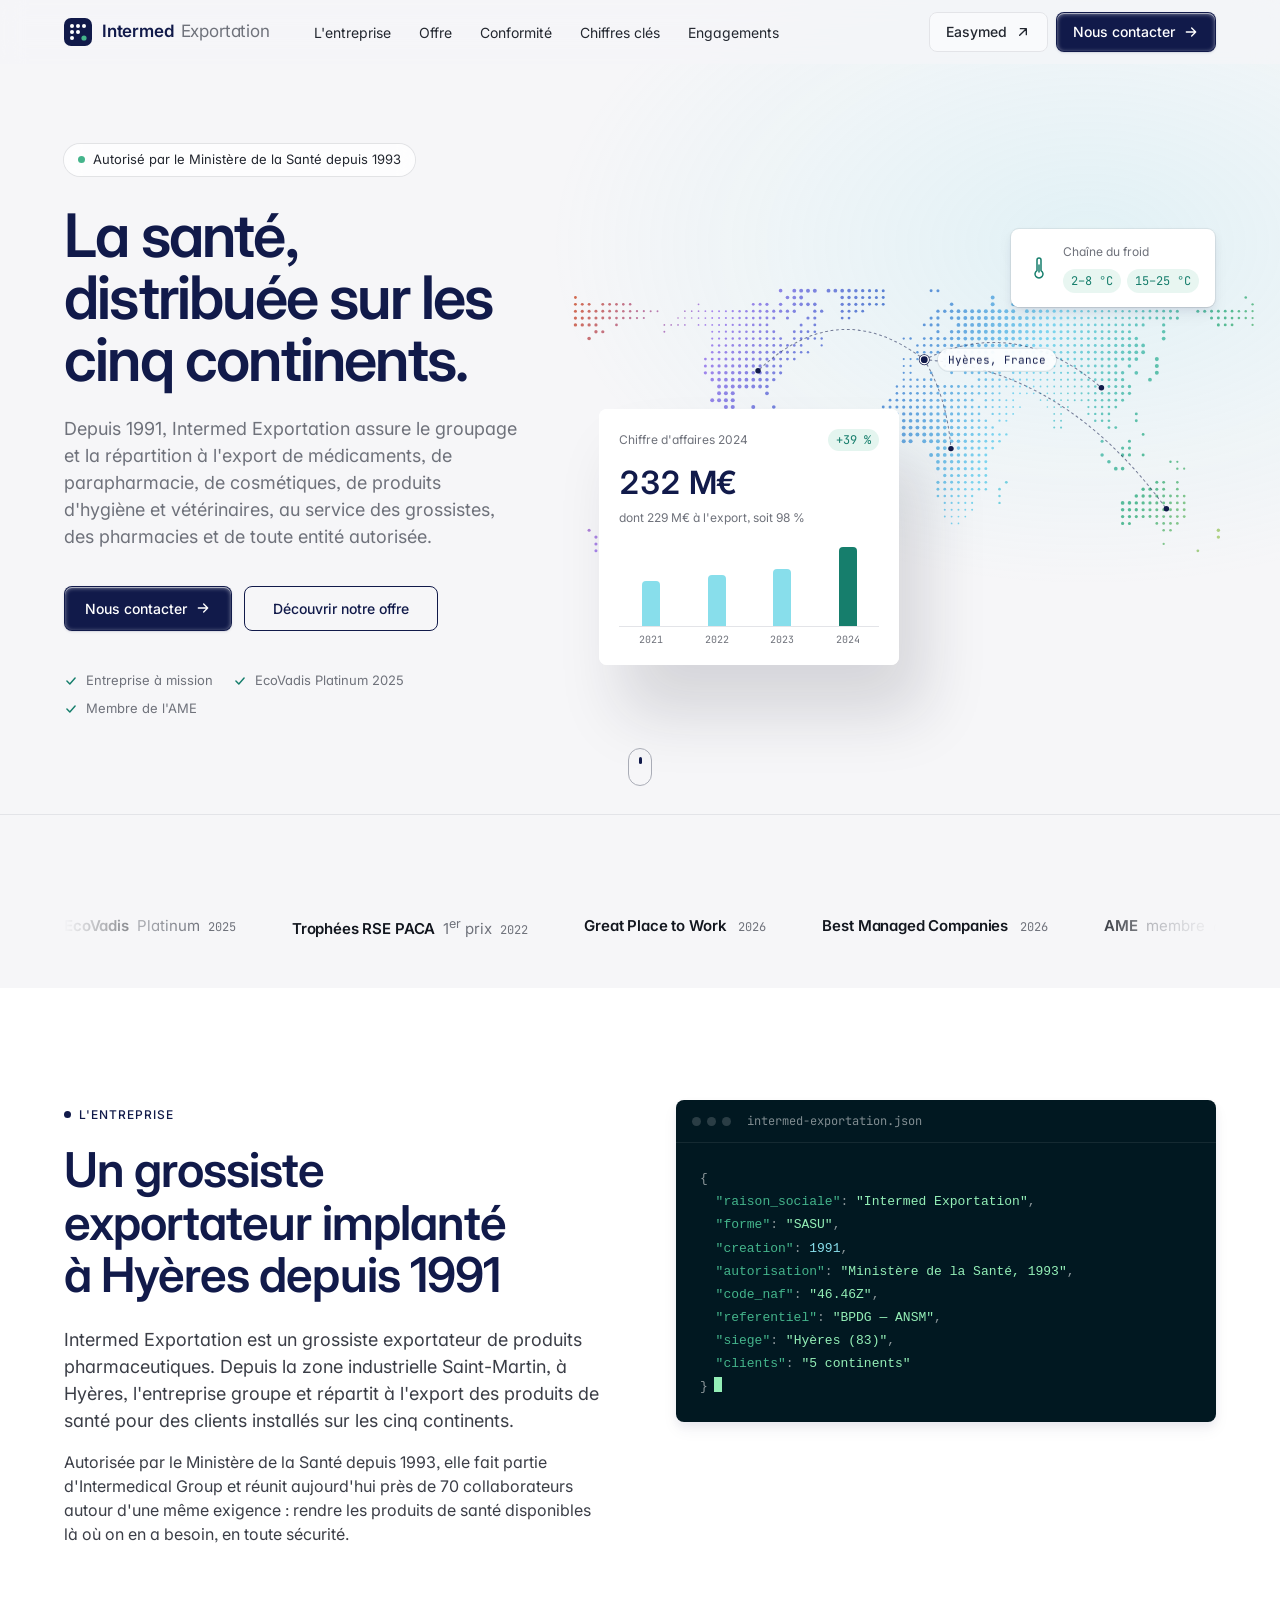
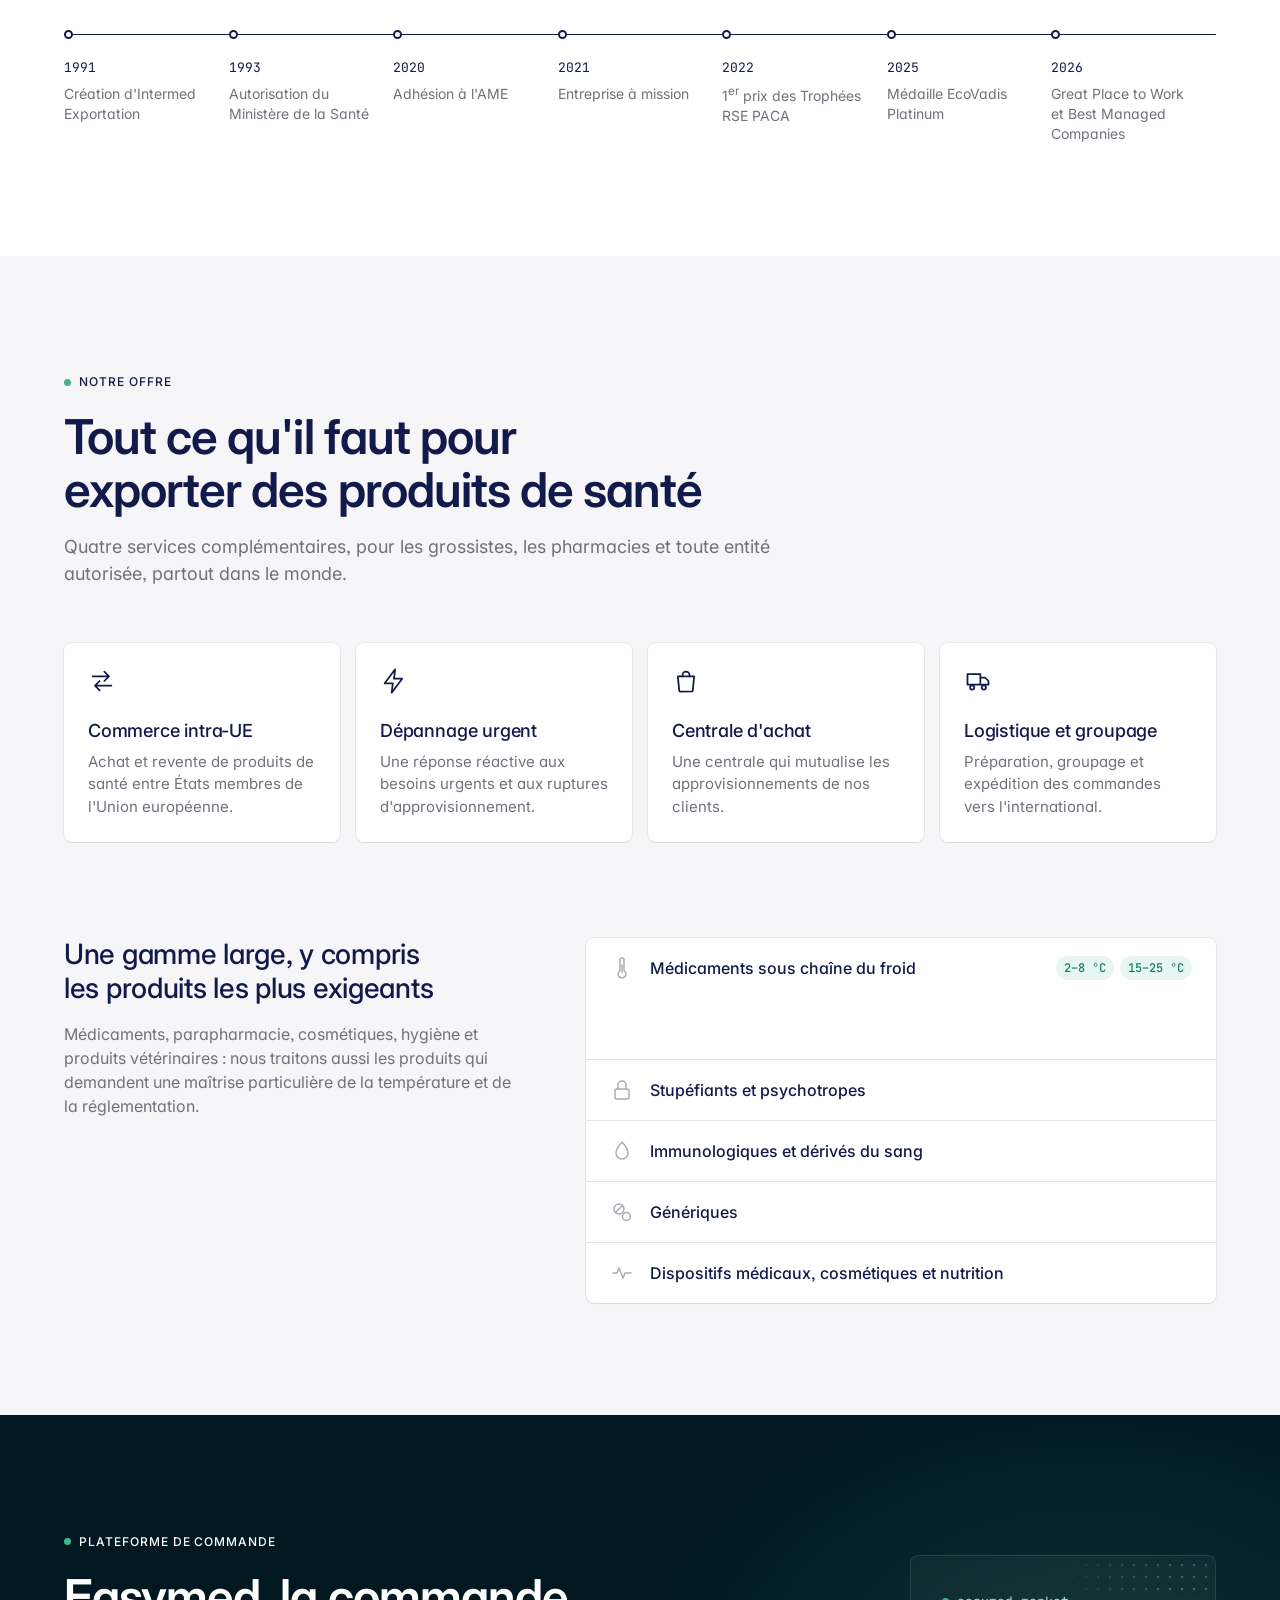
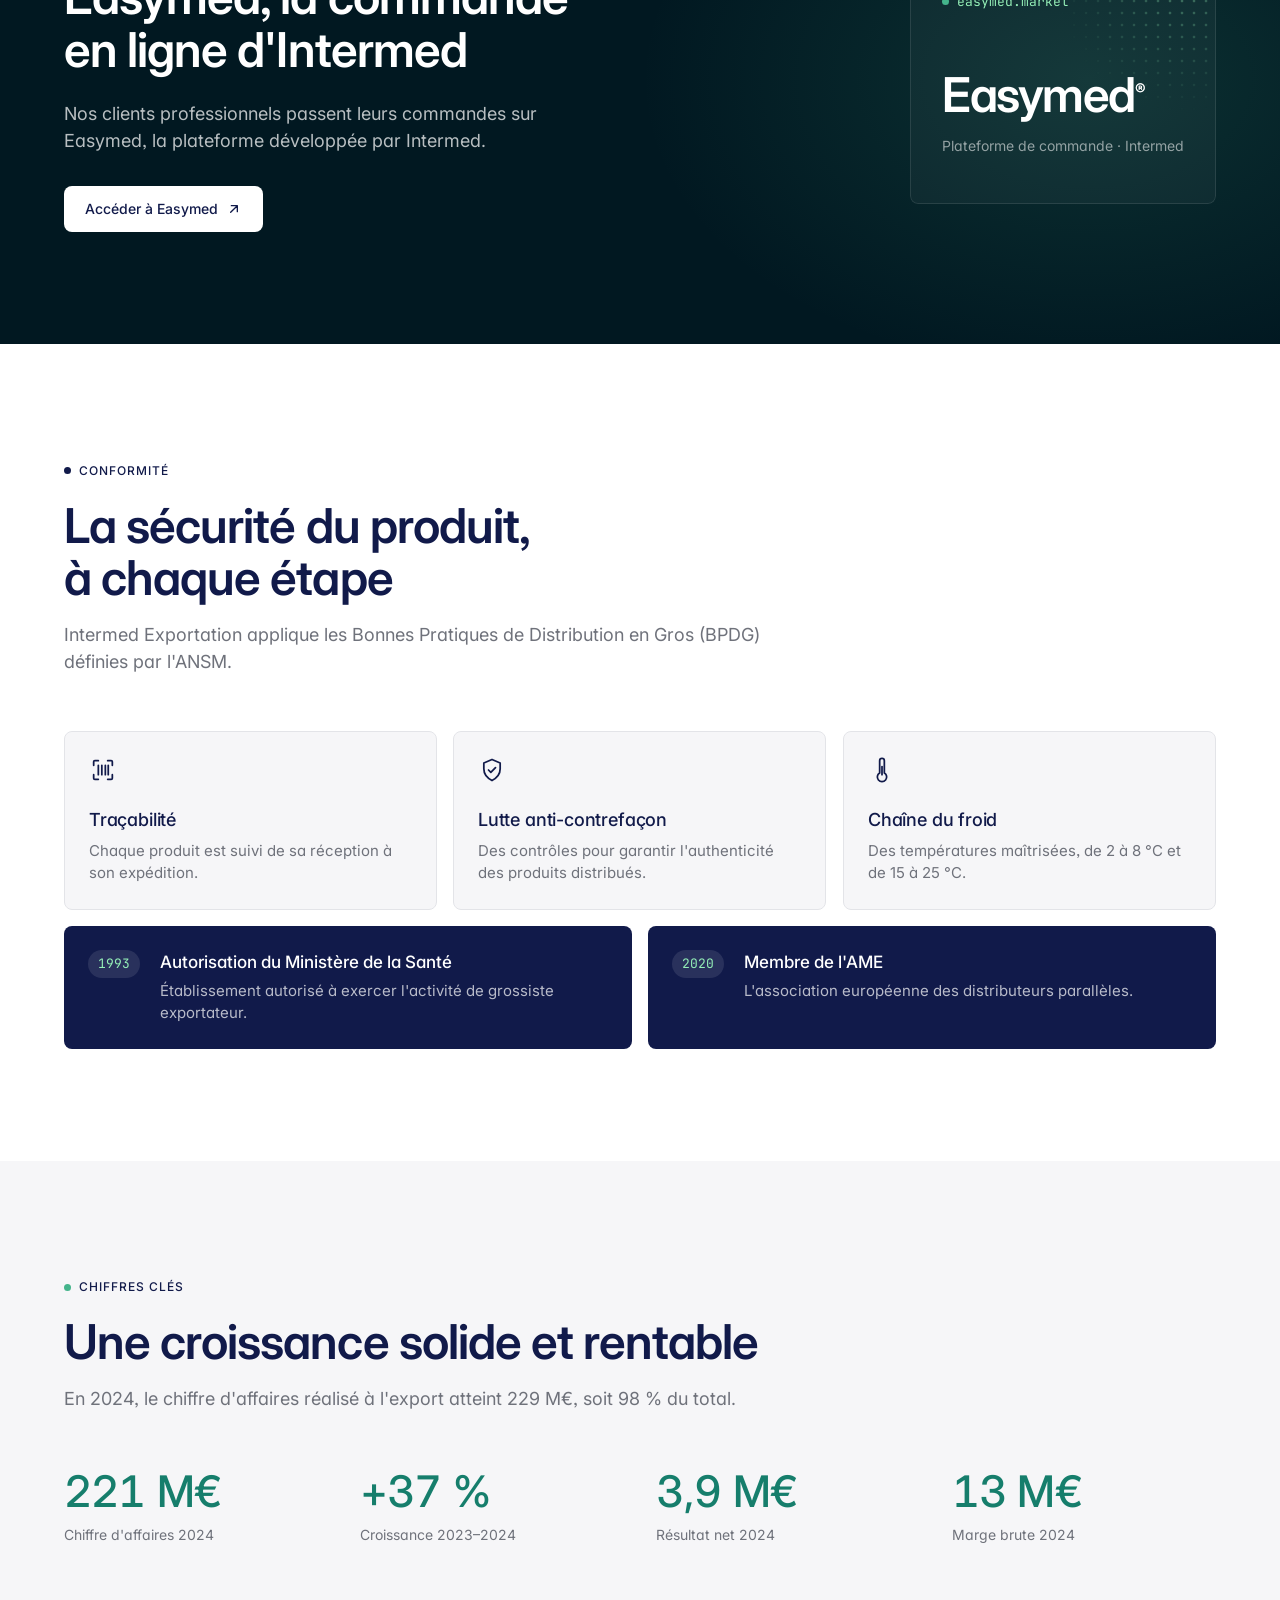
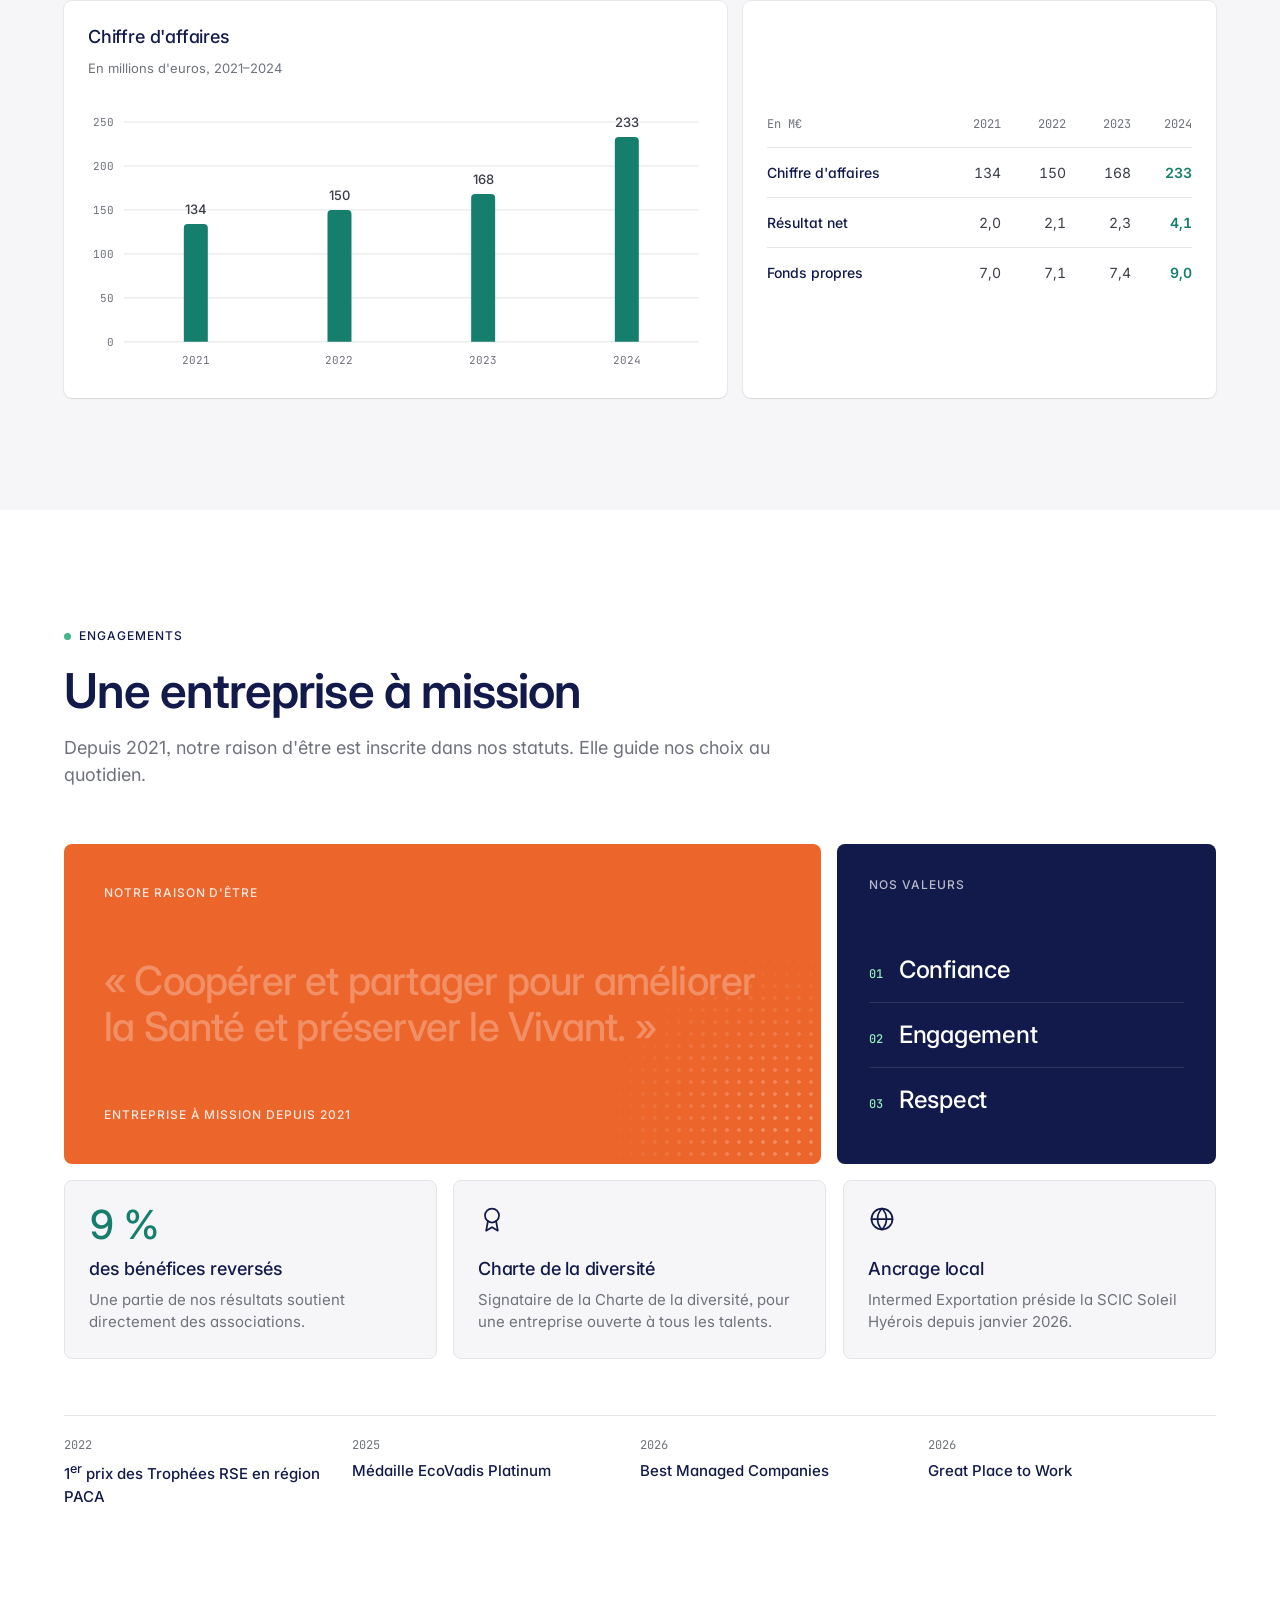
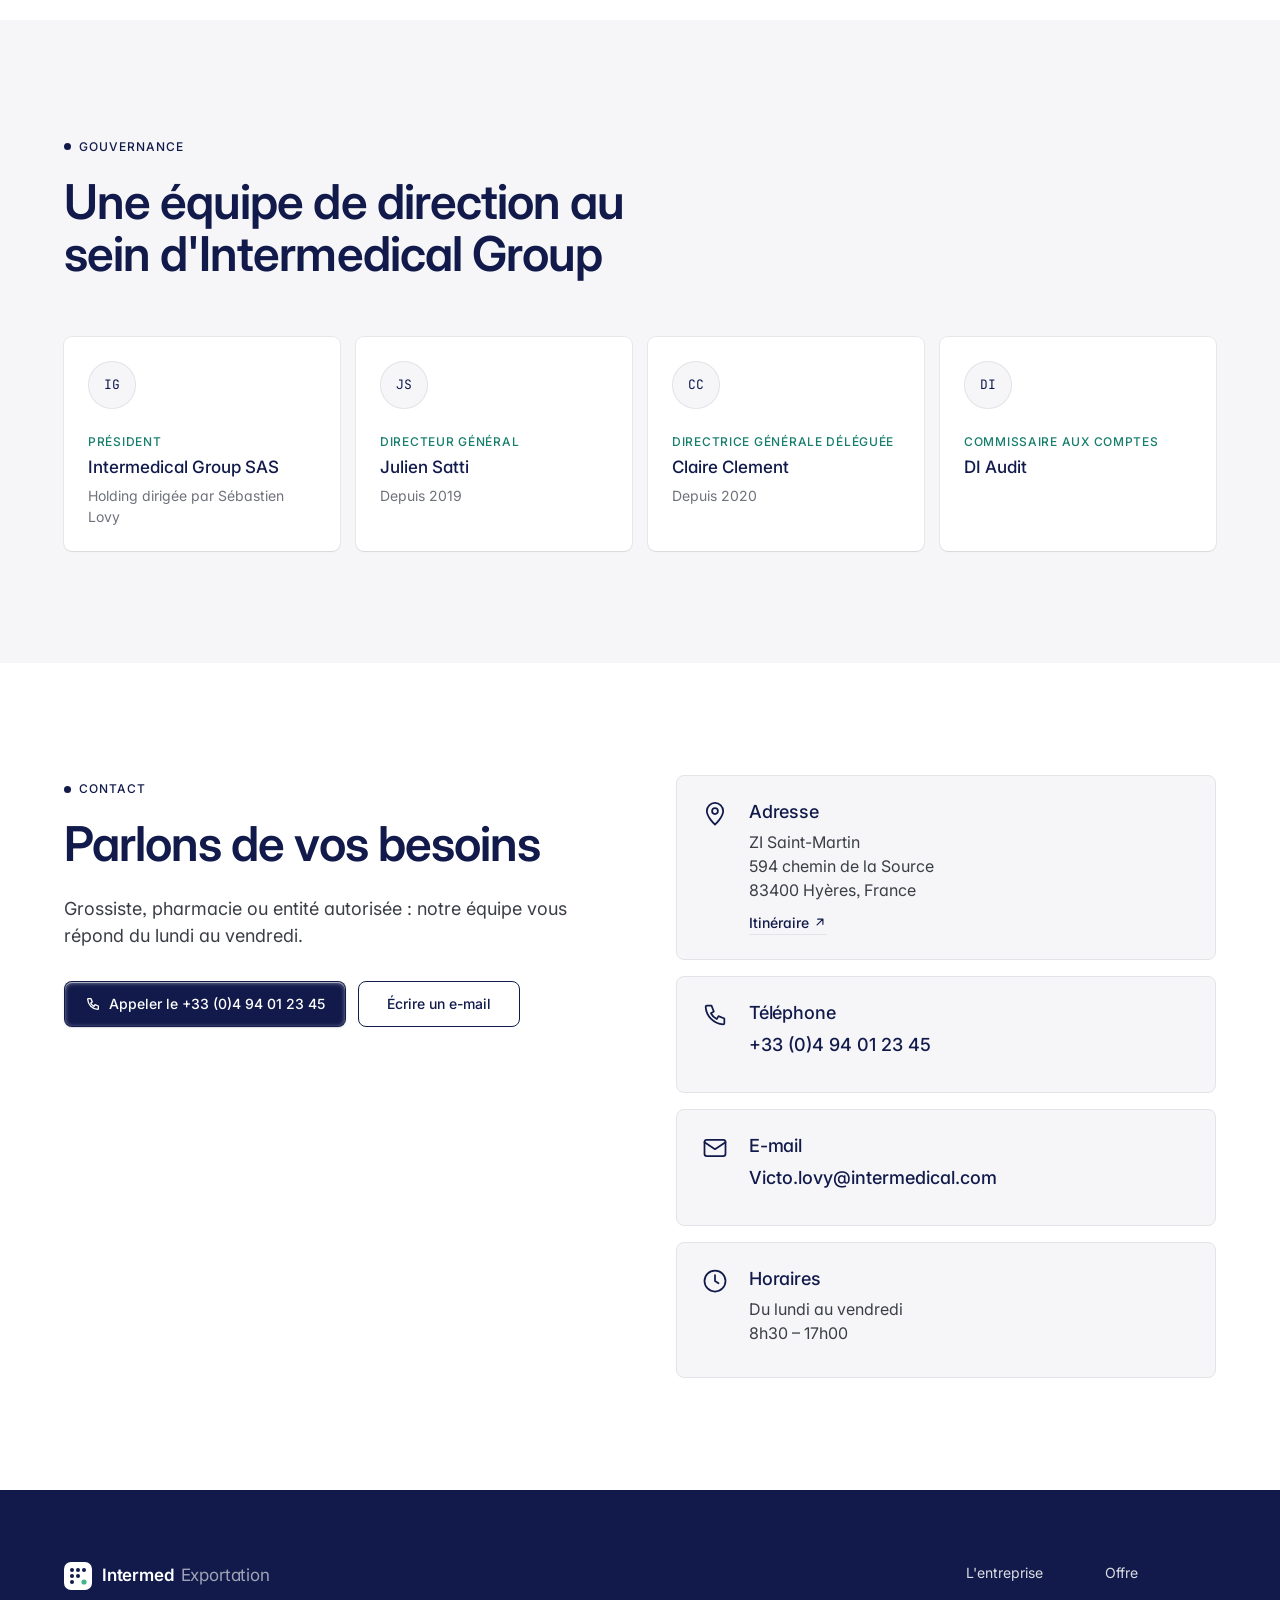
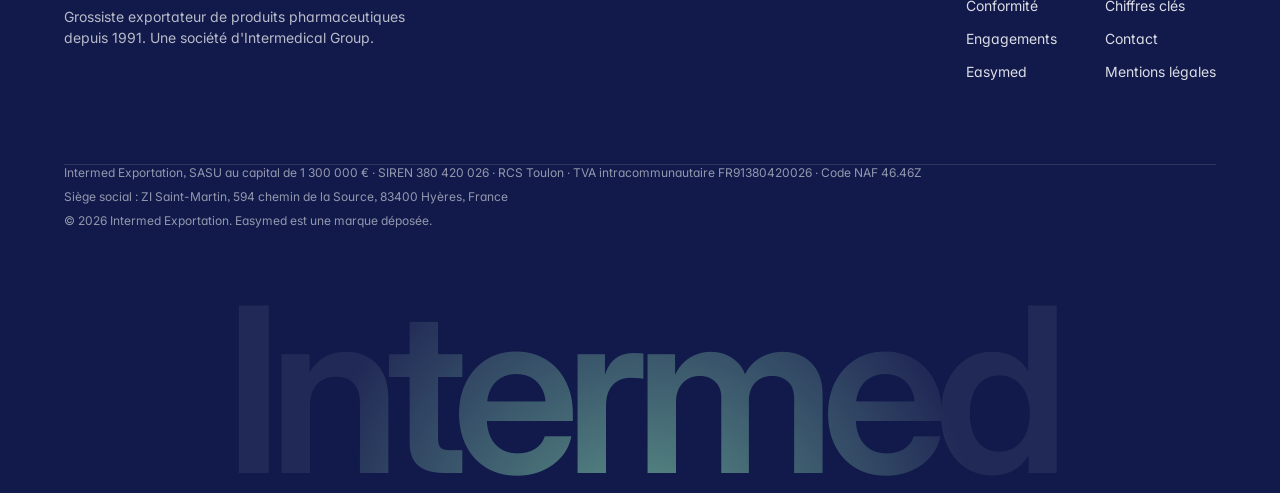
<file: index.html>
<!doctype html>
<html lang="fr">
<head>
  <meta charset="utf-8">
  <meta name="viewport" content="width=device-width, initial-scale=1">
  <title>Intermed Exportation — Grossiste exportateur de produits pharmaceutiques</title>
  <meta name="description" content="Depuis 1991, Intermed Exportation, grossiste exportateur basé à Hyères, groupe et répartit à l'export médicaments, parapharmacie, cosmétiques, hygiène et produits vétérinaires sur les cinq continents. Entreprise à mission, EcoVadis Platinum.">
  <meta name="theme-color" content="#111a4a">
  <meta property="og:type" content="website">
  <meta property="og:locale" content="fr_FR">
  <meta property="og:title" content="Intermed Exportation — Grossiste exportateur de produits pharmaceutiques">
  <meta property="og:description" content="Groupage et répartition à l'export de produits de santé, sur les cinq continents, depuis 1991.">
  <link rel="icon" href="assets/img/favicon.svg" type="image/svg+xml">
  <link rel="preconnect" href="https://fonts.googleapis.com">
  <link rel="preconnect" href="https://fonts.gstatic.com" crossorigin>
  <link href="https://fonts.googleapis.com/css2?family=Inter:wght@300;400;500;600&family=JetBrains+Mono:wght@400;500&display=swap" rel="stylesheet">
  <link rel="stylesheet" href="assets/css/styles.css">
  <link rel="stylesheet" href="assets/css/motion.css">
  <script>
    /* Active les animations avant le premier rendu ; repli si motion.js ne se charge pas. */
    (function (d) {
      d.classList.add("js");
      if (window.matchMedia && !window.matchMedia("(prefers-reduced-motion: reduce)").matches) {
        d.classList.add("motion");
        setTimeout(function () { if (!d.classList.contains("motion-ready")) d.classList.remove("motion"); }, 2500);
      }
    })(document.documentElement);
  </script>
  <script type="application/ld+json">
  {
    "@context": "https://schema.org",
    "@type": "Organization",
    "name": "Intermed Exportation",
    "legalName": "Intermed Exportation SASU",
    "foundingDate": "1991",
    "vatID": "FR91380420026",
    "telephone": "+33 4 94 01 23 45",
    "email": "Victo.lovy@intermedical.com",
    "address": {
      "@type": "PostalAddress",
      "streetAddress": "ZI Saint-Martin, 594 chemin de la Source",
      "postalCode": "83400",
      "addressLocality": "Hyères",
      "addressCountry": "FR"
    },
    "parentOrganization": { "@type": "Organization", "name": "Intermedical Group SAS" }
  }
  </script>
</head>
<body>
  <!-- Icônes -->
  <svg width="0" height="0" style="position:absolute" aria-hidden="true">
    <defs>
      <symbol id="i-arrow" viewBox="0 0 24 24"><path d="M5 12h14M13 6l6 6-6 6"/></symbol>
      <symbol id="i-external" viewBox="0 0 24 24"><path d="M7 17 17 7M8 7h9v9"/></symbol>
      <symbol id="i-exchange" viewBox="0 0 24 24"><path d="M4 8h14M14 4l4 4-4 4M20 16H6M10 12l-4 4 4 4"/></symbol>
      <symbol id="i-zap" viewBox="0 0 24 24"><path d="M13 2 4 14h7l-1 8 9-12h-7l1-8z"/></symbol>
      <symbol id="i-bag" viewBox="0 0 24 24"><path d="M5 8h14l-1.2 12.1a1 1 0 0 1-1 .9H7.2a1 1 0 0 1-1-.9L5 8z"/><path d="M9 8V7a3 3 0 0 1 6 0v1"/></symbol>
      <symbol id="i-truck" viewBox="0 0 24 24"><path d="M3 6h11v9H3zM14 9h4l3 3v3h-7z"/><circle cx="7" cy="17.5" r="1.8"/><circle cx="17" cy="17.5" r="1.8"/></symbol>
      <symbol id="i-scan" viewBox="0 0 24 24"><path d="M4 8V5a1 1 0 0 1 1-1h3M16 4h3a1 1 0 0 1 1 1v3M20 16v3a1 1 0 0 1-1 1h-3M8 20H5a1 1 0 0 1-1-1v-3M8 8v8M11 8v8M14 8v8M16.5 8v8"/></symbol>
      <symbol id="i-shield" viewBox="0 0 24 24"><path d="M12 3 5 6v5c0 4.5 3 8 7 10 4-2 7-5.5 7-10V6l-7-3z"/><path d="m9 12 2 2 4-4"/></symbol>
      <symbol id="i-thermo" viewBox="0 0 24 24"><path d="M14 4v10.54a4 4 0 1 1-4 0V4a2 2 0 0 1 4 0Z"/><path d="M12 9v7"/></symbol>
      <symbol id="i-pill" viewBox="0 0 24 24"><rect x="3" y="8.5" width="18" height="7" rx="3.5" transform="rotate(-45 12 12)"/><path d="m9.5 9.5 5 5"/></symbol>
      <symbol id="i-hospital" viewBox="0 0 24 24"><path d="M4 21V7l8-4 8 4v14M3 21h18M12 9v6M9 12h6"/></symbol>
      <symbol id="i-lock" viewBox="0 0 24 24"><rect x="5" y="11" width="14" height="10" rx="2"/><path d="M8 11V7a4 4 0 0 1 8 0v4"/></symbol>
      <symbol id="i-drop" viewBox="0 0 24 24"><path d="M12 3s6 6.5 6 11a6 6 0 0 1-12 0c0-4.5 6-11 6-11z"/></symbol>
      <symbol id="i-tablets" viewBox="0 0 24 24"><circle cx="9" cy="9" r="5"/><path d="M5.5 12.5l7-7"/><circle cx="16.5" cy="16.5" r="4"/></symbol>
      <symbol id="i-pulse" viewBox="0 0 24 24"><path d="M3 12h4l2-5 4 10 2-5h6"/></symbol>
      <symbol id="i-globe" viewBox="0 0 24 24"><circle cx="12" cy="12" r="9"/><path d="M3 12h18M12 3c2.5 2.5 3.8 5.5 3.8 9s-1.3 6.5-3.8 9c-2.5-2.5-3.8-5.5-3.8-9S9.5 5.5 12 3z"/></symbol>
      <symbol id="i-phone" viewBox="0 0 24 24"><path d="M5 4h4l2 5-2.5 1.5a11 11 0 0 0 5 5L15 13l5 2v4a1 1 0 0 1-1 1A16 16 0 0 1 4 5a1 1 0 0 1 1-1z"/></symbol>
      <symbol id="i-mail" viewBox="0 0 24 24"><rect x="3" y="5" width="18" height="14" rx="2"/><path d="m3 7 9 6 9-6"/></symbol>
      <symbol id="i-pin" viewBox="0 0 24 24"><path d="M12 21s-7-6.2-7-11.5a7 7 0 0 1 14 0C19 14.8 12 21 12 21z"/><circle cx="12" cy="9.5" r="2.5"/></symbol>
      <symbol id="i-clock" viewBox="0 0 24 24"><circle cx="12" cy="12" r="9"/><path d="M12 7v5l3 2"/></symbol>
      <symbol id="i-award" viewBox="0 0 24 24"><circle cx="12" cy="9" r="6"/><path d="M8.5 13.9 7 22l5-3 5 3-1.5-8.1"/></symbol>
      <symbol id="i-menu" viewBox="0 0 24 24"><path d="M4 7h16M4 12h16M4 17h16"/></symbol>
      <symbol id="i-close" viewBox="0 0 24 24"><path d="M6 6l12 12M18 6 6 18"/></symbol>
    </defs>
  </svg>

  <a class="skip-link" href="#contenu">Aller au contenu</a>

  <header class="nav" id="nav">
    <div class="container nav__inner">
      <a class="brand" href="#top" aria-label="Intermed Exportation, retour en haut de page">
        <svg class="brand__mark" viewBox="0 0 28 28" aria-hidden="true">
          <rect width="28" height="28" rx="7" fill="#111a4a"/>
          <g fill="#ffffff"><circle cx="8" cy="8" r="2"/><circle cx="14" cy="8" r="2"/><circle cx="20" cy="8" r="2"/><circle cx="8" cy="14" r="2"/><circle cx="14" cy="14" r="2"/><circle cx="8" cy="20" r="2"/></g>
          <circle cx="20" cy="20" r="2.6" fill="#44b48b"/>
        </svg>
        <span class="brand__name">Intermed<span class="brand__sub">Exportation</span></span>
      </a>

      <nav class="nav__links" id="nav-links" aria-label="Navigation principale">
        <a href="#entreprise">L'entreprise</a>
        <a href="#offre">Offre</a>
        <a href="#conformite">Conformité</a>
        <a href="#chiffres">Chiffres clés</a>
        <a href="#engagements">Engagements</a>
        <a class="nav__links-cta btn btn--primary" href="#contact">Nous contacter</a>
      </nav>

      <div class="nav__actions">
        <a class="btn btn--ghost" href="https://easymed.market" target="_blank" rel="noopener">Easymed<svg class="icon icon--sm" aria-hidden="true"><use href="#i-external"/></svg></a>
        <a class="btn btn--primary" href="#contact">Nous contacter<svg class="icon icon--sm" aria-hidden="true"><use href="#i-arrow"/></svg></a>
      </div>

      <button class="nav__toggle" id="nav-toggle" type="button" aria-expanded="false" aria-controls="nav-links">
        <span class="sr-only">Ouvrir le menu</span>
        <svg class="icon" aria-hidden="true"><use href="#i-menu"/></svg>
      </button>
    </div>
  </header>

  <main id="contenu">
    <!-- HERO -->
    <section class="hero" id="top">
      <div class="container hero__grid">
        <div class="hero__copy">
          <span class="badge"><span class="dot dot--seafoam" aria-hidden="true"></span>Autorisé par le Ministère de la Santé depuis 1993</span>
          <h1 class="display">La santé, distribuée sur les cinq continents.</h1>
          <p class="lead">Depuis 1991, Intermed Exportation assure le groupage et la répartition à l'export de médicaments, de parapharmacie, de cosmétiques, de produits d'hygiène et vétérinaires, au service des grossistes, des pharmacies et de toute entité autorisée.</p>
          <div class="hero__ctas">
            <a class="btn btn--primary btn--lg" href="#contact">Nous contacter<svg class="icon icon--sm" aria-hidden="true"><use href="#i-arrow"/></svg></a>
            <a class="btn btn--secondary btn--lg" href="#offre">Découvrir notre offre</a>
          </div>
          <ul class="hero__proof" aria-label="En bref">
            <li>Entreprise à mission</li>
            <li>EcoVadis Platinum 2025</li>
            <li>Membre de l'AME</li>
          </ul>
        </div>

        <div class="hero__visual">
          <div class="map" aria-hidden="true">
            <img class="map__dots" src="assets/img/world-dots.svg" alt="" width="1000" height="520">
            <svg class="map__overlay" viewBox="0 0 1000 520">
              <g class="map__arcs" fill="none" stroke="#111a4a" stroke-width="1.5" stroke-linecap="round">
                <path d="M515 156 Q 390 60 272 172"/>
                <path d="M515 156 Q 548 210 554 286"/>
                <path d="M515 156 Q 650 90 774 197"/>
                <path d="M515 156 Q 720 170 869 374"/>
              </g>
              <g class="map__comets" fill="none" stroke="#44b48b" stroke-width="3" stroke-linecap="round">
                <path pathLength="1" style="--c:0" d="M515 156 Q 390 60 272 172"/>
                <path pathLength="1" style="--c:1" d="M515 156 Q 548 210 554 286"/>
                <path pathLength="1" style="--c:2" d="M515 156 Q 650 90 774 197"/>
                <path pathLength="1" style="--c:3" d="M515 156 Q 720 170 869 374"/>
              </g>
              <g class="map__ends" fill="#111a4a">
                <circle cx="272" cy="172" r="4"/><circle cx="554" cy="286" r="4"/><circle cx="774" cy="197" r="4"/><circle cx="869" cy="374" r="4"/>
              </g>
              <circle class="map__pulse" cx="515" cy="156" r="7" fill="none" stroke="#111a4a" stroke-width="2"/>
              <circle cx="515" cy="156" r="6" fill="#111a4a" stroke="#ffffff" stroke-width="2"/>
            </svg>
            <span class="map__label">Hyères, France</span>
          </div>

          <div class="widget widget--revenue">
            <div class="widget__head">
              <span class="widget__label">Chiffre d'affaires 2024</span>
              <span class="pill-delta">+39&nbsp;%</span>
            </div>
            <p class="widget__value">233&nbsp;M€</p>
            <p class="widget__meta">dont 229&nbsp;M€ à l'export, soit 98&nbsp;%</p>
            <div class="mini-bars" role="img" aria-label="Chiffre d'affaires : 134 M€ en 2021, 150 M€ en 2022, 168 M€ en 2023, 233 M€ en 2024">
              <div class="mini-bars__col"><span style="--h:57.5%"></span><em>2021</em></div>
              <div class="mini-bars__col"><span style="--h:64.4%"></span><em>2022</em></div>
              <div class="mini-bars__col"><span style="--h:72.1%"></span><em>2023</em></div>
              <div class="mini-bars__col is-current"><span style="--h:100%"></span><em>2024</em></div>
            </div>
          </div>

          <div class="widget widget--cold">
            <svg class="icon" aria-hidden="true"><use href="#i-thermo"/></svg>
            <div>
              <span class="widget__label">Chaîne du froid</span>
              <div class="chips">
                <span class="chip-mono">2–8&nbsp;°C</span>
                <span class="chip-mono">15–25&nbsp;°C</span>
              </div>
            </div>
          </div>
        </div>
      </div>
      <a class="scroll-cue" href="#entreprise" aria-label="Faire défiler vers la suite"><span></span></a>
    </section>

    <!-- RECONNAISSANCES -->
    <section class="trust" aria-label="Reconnaissances">
      <div class="container">
        <p class="trust__title">Reconnue pour sa performance et ses engagements</p>
        <ul class="trust__list">
          <li><strong>EcoVadis</strong> Platinum <span>2025</span></li>
          <li><strong>Trophées RSE PACA</strong> 1<sup>er</sup> prix <span>2022</span></li>
          <li><strong>Great Place to Work</strong> <span>2026</span></li>
          <li><strong>Best Managed Companies</strong> <span>2026</span></li>
          <li><strong>AME</strong> membre <span>depuis 2020</span></li>
        </ul>
      </div>
    </section>

    <!-- ENTREPRISE -->
    <section class="section section--white" id="entreprise">
      <div class="container split">
        <div class="split__text">
          <span class="tag"><span class="dot dot--navy" aria-hidden="true"></span>L'entreprise</span>
          <h2 class="h2">Un grossiste exportateur implanté à Hyères depuis 1991</h2>
          <p class="body-lg">Intermed Exportation est un grossiste exportateur de produits pharmaceutiques. Depuis la zone industrielle Saint-Martin, à Hyères, l'entreprise groupe et répartit à l'export des produits de santé pour des clients installés sur les cinq continents.</p>
          <p>Autorisée par le Ministère de la Santé depuis 1993, elle fait partie d'Intermedical Group et réunit aujourd'hui près de 70 collaborateurs autour d'une même exigence&nbsp;: rendre les produits de santé disponibles là où on en a besoin, en toute sécurité.</p>
        </div>

        <figure class="code-card" aria-label="Fiche d'identité de l'entreprise">
          <div class="code-card__bar"><span></span><span></span><span></span><em>intermed-exportation.json</em></div>
<pre><code><span class="c-p">{</span>
  <span class="c-k">"raison_sociale"</span><span class="c-p">:</span> <span class="c-s">"Intermed Exportation"</span><span class="c-p">,</span>
  <span class="c-k">"forme"</span><span class="c-p">:</span> <span class="c-s">"SASU"</span><span class="c-p">,</span>
  <span class="c-k">"creation"</span><span class="c-p">:</span> <span class="c-n">1991</span><span class="c-p">,</span>
  <span class="c-k">"autorisation"</span><span class="c-p">:</span> <span class="c-s">"Ministère de la Santé, 1993"</span><span class="c-p">,</span>
  <span class="c-k">"code_naf"</span><span class="c-p">:</span> <span class="c-s">"46.46Z"</span><span class="c-p">,</span>
  <span class="c-k">"referentiel"</span><span class="c-p">:</span> <span class="c-s">"BPDG — ANSM"</span><span class="c-p">,</span>
  <span class="c-k">"siege"</span><span class="c-p">:</span> <span class="c-s">"Hyères (83)"</span><span class="c-p">,</span>
  <span class="c-k">"clients"</span><span class="c-p">:</span> <span class="c-s">"5 continents"</span>
<span class="c-p">}</span></code></pre>
        </figure>
      </div>

      <div class="container">
        <ol class="timeline" aria-label="Repères">
          <li><span class="timeline__year">1991</span><span>Création d'Intermed Exportation</span></li>
          <li><span class="timeline__year">1993</span><span>Autorisation du Ministère de la Santé</span></li>
          <li><span class="timeline__year">2020</span><span>Adhésion à l'AME</span></li>
          <li><span class="timeline__year">2021</span><span>Entreprise à mission</span></li>
          <li><span class="timeline__year">2022</span><span>1<sup>er</sup> prix des Trophées RSE PACA</span></li>
          <li><span class="timeline__year">2025</span><span>Médaille EcoVadis Platinum</span></li>
          <li><span class="timeline__year">2026</span><span>Great Place to Work et Best Managed Companies</span></li>
        </ol>
      </div>
    </section>

    <!-- OFFRE -->
    <section class="section" id="offre">
      <div class="container">
        <header class="section__head">
          <span class="tag"><span class="dot dot--seafoam" aria-hidden="true"></span>Notre offre</span>
          <h2 class="h2">Tout ce qu'il faut pour exporter des produits de santé</h2>
          <p class="body-lg muted">Quatre services complémentaires, pour les grossistes, les pharmacies et toute entité autorisée, partout dans le monde.</p>
        </header>

        <div class="grid grid--4">
          <article class="card">
            <svg class="icon icon--card" aria-hidden="true"><use href="#i-exchange"/></svg>
            <h3 class="h3">Commerce intra-UE</h3>
            <p>Achat et revente de produits de santé entre États membres de l'Union européenne.</p>
          </article>
          <article class="card">
            <svg class="icon icon--card" aria-hidden="true"><use href="#i-zap"/></svg>
            <h3 class="h3">Dépannage urgent</h3>
            <p>Une réponse réactive aux besoins urgents et aux ruptures d'approvisionnement.</p>
          </article>
          <article class="card">
            <svg class="icon icon--card" aria-hidden="true"><use href="#i-bag"/></svg>
            <h3 class="h3">Centrale d'achat</h3>
            <p>Une centrale qui mutualise les approvisionnements de nos clients.</p>
          </article>
          <article class="card">
            <svg class="icon icon--card" aria-hidden="true"><use href="#i-truck"/></svg>
            <h3 class="h3">Logistique et groupage</h3>
            <p>Préparation, groupage et expédition des commandes vers l'international.</p>
          </article>
        </div>

        <div class="products">
          <div class="products__intro">
            <h3 class="h3-lg">Une gamme large, y compris les produits les plus exigeants</h3>
            <p class="muted">Médicaments, parapharmacie, cosmétiques, hygiène et produits vétérinaires&nbsp;: nous traitons aussi les produits qui demandent une maîtrise particulière de la température et de la réglementation.</p>
          </div>
          <ul class="products__list">
            <li>
              <svg class="icon" aria-hidden="true"><use href="#i-thermo"/></svg>
              <span>Médicaments sous chaîne du froid</span>
              <span class="chips"><span class="chip-mono">2–8&nbsp;°C</span><span class="chip-mono">15–25&nbsp;°C</span></span>
            </li>
            <li><svg class="icon" aria-hidden="true"><use href="#i-hospital"/></svg><span>Produits hospitaliers</span></li>
            <li><svg class="icon" aria-hidden="true"><use href="#i-lock"/></svg><span>Stupéfiants et psychotropes</span></li>
            <li><svg class="icon" aria-hidden="true"><use href="#i-drop"/></svg><span>Immunologiques et dérivés du sang</span></li>
            <li><svg class="icon" aria-hidden="true"><use href="#i-tablets"/></svg><span>Génériques</span></li>
            <li><svg class="icon" aria-hidden="true"><use href="#i-pulse"/></svg><span>Dispositifs médicaux, cosmétiques et nutrition</span></li>
          </ul>
        </div>
      </div>
    </section>

    <!-- EASYMED -->
    <section class="section section--deep" id="easymed">
      <div class="container split split--center">
        <div class="split__text">
          <span class="tag tag--light"><span class="dot dot--seafoam" aria-hidden="true"></span>Plateforme de commande</span>
          <h2 class="h2">Easymed, la commande en ligne d'Intermed</h2>
          <p class="body-lg">Nos clients professionnels passent leurs commandes sur Easymed, la plateforme développée par Intermed.</p>
          <div class="hero__ctas">
            <a class="btn btn--light btn--lg" href="https://easymed.market" target="_blank" rel="noopener">Accéder à Easymed<svg class="icon icon--sm" aria-hidden="true"><use href="#i-external"/></svg></a>
          </div>
        </div>
        <div class="easymed-card" aria-hidden="true">
          <p class="easymed-card__url"><span class="dot dot--seafoam"></span>easymed.market</p>
          <p class="easymed-card__name">Easymed<sup>®</sup></p>
          <p class="easymed-card__meta">Plateforme de commande · Intermed</p>
          <div class="easymed-card__dots"></div>
        </div>
      </div>
    </section>

    <!-- CONFORMITÉ -->
    <section class="section section--white" id="conformite">
      <div class="container">
        <header class="section__head">
          <span class="tag"><span class="dot dot--navy" aria-hidden="true"></span>Conformité</span>
          <h2 class="h2">La sécurité du produit, à chaque étape</h2>
          <p class="body-lg muted">Intermed Exportation applique les Bonnes Pratiques de Distribution en Gros (BPDG) définies par l'ANSM.</p>
        </header>

        <div class="grid grid--3">
          <article class="card">
            <svg class="icon icon--card" aria-hidden="true"><use href="#i-scan"/></svg>
            <h3 class="h3">Traçabilité</h3>
            <p>Chaque produit est suivi de sa réception à son expédition.</p>
          </article>
          <article class="card">
            <svg class="icon icon--card" aria-hidden="true"><use href="#i-shield"/></svg>
            <h3 class="h3">Lutte anti-contrefaçon</h3>
            <p>Des contrôles pour garantir l'authenticité des produits distribués.</p>
          </article>
          <article class="card">
            <svg class="icon icon--card" aria-hidden="true"><use href="#i-thermo"/></svg>
            <h3 class="h3">Chaîne du froid</h3>
            <p>Des températures maîtrisées, de 2 à 8&nbsp;°C et de 15 à 25&nbsp;°C.</p>
          </article>
        </div>

        <div class="accreditations">
          <div class="accreditation">
            <span class="accreditation__year">1993</span>
            <p><strong>Autorisation du Ministère de la Santé</strong>Établissement autorisé à exercer l'activité de grossiste exportateur.</p>
          </div>
          <div class="accreditation">
            <span class="accreditation__year">2020</span>
            <p><strong>Membre de l'AME</strong>L'association européenne des distributeurs parallèles.</p>
          </div>
        </div>
      </div>
    </section>

    <!-- CHIFFRES -->
    <section class="section" id="chiffres">
      <div class="container">
        <header class="section__head">
          <span class="tag"><span class="dot dot--seafoam" aria-hidden="true"></span>Chiffres clés</span>
          <h2 class="h2">Une croissance solide et rentable</h2>
          <p class="body-lg muted">En 2024, le chiffre d'affaires réalisé à l'export atteint 229&nbsp;M€, soit 98&nbsp;% du total.</p>
        </header>

        <dl class="stats">
          <div><dt>Chiffre d'affaires 2024</dt><dd>233&nbsp;M€</dd></div>
          <div><dt>Croissance 2023–2024</dt><dd>+39&nbsp;%</dd></div>
          <div><dt>Résultat net 2024</dt><dd>4,1&nbsp;M€</dd></div>
          <div><dt>Marge brute 2024</dt><dd>14&nbsp;M€</dd></div>
        </dl>

        <div class="finance">
          <figure class="card chart-card">
            <figcaption>
              <span class="h3">Chiffre d'affaires</span>
              <span class="muted">En millions d'euros, 2021–2024</span>
            </figcaption>
            <div class="chart" id="revenue-chart"></div>
            <div class="chart-tip" id="chart-tip" role="status" aria-live="polite" hidden></div>
          </figure>

          <div class="card table-card">
            <table class="fin-table">
              <caption class="sr-only">Chiffres clés 2021 à 2024, en millions d'euros</caption>
              <thead>
                <tr><th scope="col">En M€</th><th scope="col">2021</th><th scope="col">2022</th><th scope="col">2023</th><th scope="col">2024</th></tr>
              </thead>
              <tbody>
                <tr><th scope="row">Chiffre d'affaires</th><td>134</td><td>150</td><td>168</td><td>233</td></tr>
                <tr><th scope="row">Résultat net</th><td>2,0</td><td>2,1</td><td>2,3</td><td>4,1</td></tr>
                <tr><th scope="row">Fonds propres</th><td>7,0</td><td>7,1</td><td>7,4</td><td>9,0</td></tr>
              </tbody>
            </table>
          </div>
        </div>
      </div>
    </section>

    <!-- ENGAGEMENTS -->
    <section class="section section--white" id="engagements">
      <div class="container">
        <header class="section__head">
          <span class="tag"><span class="dot dot--seafoam" aria-hidden="true"></span>Engagements</span>
          <h2 class="h2">Une entreprise à mission</h2>
          <p class="body-lg muted">Depuis 2021, notre raison d'être est inscrite dans nos statuts. Elle guide nos choix au quotidien.</p>
        </header>

        <div class="mission">
          <blockquote class="mission__card">
            <span class="mission__label">Notre raison d'être</span>
            <p>«&nbsp;Coopérer et partager pour améliorer la Santé et préserver le Vivant.&nbsp;»</p>
            <span class="mission__foot">Entreprise à mission depuis 2021</span>
          </blockquote>

          <div class="values">
            <p class="values__title">Nos valeurs</p>
            <ol class="values__list">
              <li><span class="mono">01</span>Confiance</li>
              <li><span class="mono">02</span>Engagement</li>
              <li><span class="mono">03</span>Respect</li>
            </ol>
          </div>
        </div>

        <div class="grid grid--3 commitments">
          <article class="card">
            <p class="commit__figure">10&nbsp;%</p>
            <h3 class="h3">des bénéfices reversés</h3>
            <p>Une partie de nos résultats soutient directement des associations.</p>
          </article>
          <article class="card">
            <svg class="icon icon--card" aria-hidden="true"><use href="#i-award"/></svg>
            <h3 class="h3">Charte de la diversité</h3>
            <p>Signataire de la Charte de la diversité, pour une entreprise ouverte à tous les talents.</p>
          </article>
          <article class="card">
            <svg class="icon icon--card" aria-hidden="true"><use href="#i-globe"/></svg>
            <h3 class="h3">Ancrage local</h3>
            <p>Intermed Exportation préside la SCIC Soleil Hyérois depuis janvier 2026.</p>
          </article>
        </div>

        <ul class="awards" aria-label="Distinctions">
          <li><span class="awards__year">2022</span><span>1<sup>er</sup> prix des Trophées RSE en région PACA</span></li>
          <li><span class="awards__year">2025</span><span>Médaille EcoVadis Platinum</span></li>
          <li><span class="awards__year">2026</span><span>Best Managed Companies</span></li>
          <li><span class="awards__year">2026</span><span>Great Place to Work</span></li>
        </ul>
      </div>
    </section>

    <!-- GOUVERNANCE -->
    <section class="section" id="gouvernance">
      <div class="container">
        <header class="section__head">
          <span class="tag"><span class="dot dot--navy" aria-hidden="true"></span>Gouvernance</span>
          <h2 class="h2">Une équipe de direction au sein d'Intermedical Group</h2>
        </header>
        <ul class="grid grid--4 people">
          <li class="card person">
            <span class="person__avatar" aria-hidden="true">IG</span>
            <span class="person__role">Président</span>
            <strong>Intermedical Group SAS</strong>
            <span class="muted">Holding dirigée par Sébastien Lovy</span>
          </li>
          <li class="card person">
            <span class="person__avatar" aria-hidden="true">JS</span>
            <span class="person__role">Directeur général</span>
            <strong>Julien Satti</strong>
            <span class="muted">Depuis 2019</span>
          </li>
          <li class="card person">
            <span class="person__avatar" aria-hidden="true">CC</span>
            <span class="person__role">Directrice générale déléguée</span>
            <strong>Claire Clement</strong>
            <span class="muted">Depuis 2020</span>
          </li>
          <li class="card person">
            <span class="person__avatar" aria-hidden="true">DI</span>
            <span class="person__role">Commissaire aux comptes</span>
            <strong>DI Audit</strong>
          </li>
        </ul>
      </div>
    </section>

    <!-- CONTACT -->
    <section class="section section--white" id="contact">
      <div class="container split">
        <div class="split__text">
          <span class="tag"><span class="dot dot--navy" aria-hidden="true"></span>Contact</span>
          <h2 class="h2">Parlons de vos besoins</h2>
          <p class="body-lg muted">Grossiste, pharmacie ou entité autorisée&nbsp;: notre équipe vous répond du lundi au vendredi.</p>
          <div class="hero__ctas">
            <a class="btn btn--primary btn--lg" href="tel:+33494012345"><svg class="icon icon--sm" aria-hidden="true"><use href="#i-phone"/></svg>Appeler le +33 (0)4 94 01 23 45</a>
            <a class="btn btn--secondary btn--lg" href="mailto:Victo.lovy@intermedical.com">Écrire un e-mail</a>
          </div>
        </div>
        <div class="contact-cards">
          <div class="card contact-card">
            <svg class="icon icon--card" aria-hidden="true"><use href="#i-pin"/></svg>
            <div>
              <h3 class="h3">Adresse</h3>
              <address>ZI Saint-Martin<br>594 chemin de la Source<br>83400 Hyères, France</address>
              <a class="link" href="https://www.google.com/maps/search/?api=1&amp;query=594%20chemin%20de%20la%20Source%2083400%20Hy%C3%A8res" target="_blank" rel="noopener">Itinéraire<svg class="icon icon--xs" aria-hidden="true"><use href="#i-external"/></svg></a>
            </div>
          </div>
          <div class="card contact-card">
            <svg class="icon icon--card" aria-hidden="true"><use href="#i-phone"/></svg>
            <div>
              <h3 class="h3">Téléphone</h3>
              <p><a class="link link--strong" href="tel:+33494012345">+33 (0)4 94 01 23 45</a></p>
            </div>
          </div>
          <div class="card contact-card">
            <svg class="icon icon--card" aria-hidden="true"><use href="#i-mail"/></svg>
            <div>
              <h3 class="h3">E-mail</h3>
              <p><a class="link link--strong link--email" href="mailto:Victo.lovy@intermedical.com">Victo.lovy@intermedical.com</a></p>
            </div>
          </div>
          <div class="card contact-card">
            <svg class="icon icon--card" aria-hidden="true"><use href="#i-clock"/></svg>
            <div>
              <h3 class="h3">Horaires</h3>
              <p>Du lundi au vendredi<br>8h30 – 17h00</p>
            </div>
          </div>
        </div>
      </div>
    </section>
  </main>

  <footer class="footer">
    <div class="container footer__grid">
      <div>
        <a class="brand brand--footer" href="#top" aria-label="Intermed Exportation, retour en haut de page">
          <svg class="brand__mark" viewBox="0 0 28 28" aria-hidden="true">
            <rect width="28" height="28" rx="7" fill="#ffffff"/>
            <g fill="#111a4a"><circle cx="8" cy="8" r="2"/><circle cx="14" cy="8" r="2"/><circle cx="20" cy="8" r="2"/><circle cx="8" cy="14" r="2"/><circle cx="14" cy="14" r="2"/><circle cx="8" cy="20" r="2"/></g>
            <circle cx="20" cy="20" r="2.6" fill="#44b48b"/>
          </svg>
          <span class="brand__name">Intermed<span class="brand__sub">Exportation</span></span>
        </a>
        <p class="footer__tagline">Grossiste exportateur de produits pharmaceutiques depuis 1991. Une société d'Intermedical Group.</p>
      </div>
      <nav class="footer__nav" aria-label="Pied de page">
        <a href="#entreprise">L'entreprise</a>
        <a href="#offre">Offre</a>
        <a href="#conformite">Conformité</a>
        <a href="#chiffres">Chiffres clés</a>
        <a href="#engagements">Engagements</a>
        <a href="#contact">Contact</a>
        <a href="https://easymed.market" target="_blank" rel="noopener">Easymed</a>
        <a href="mentions-legales.html">Mentions légales</a>
      </nav>
    </div>
    <div class="container footer__legal">
      <p>Intermed Exportation, SASU au capital de 1&nbsp;300&nbsp;000&nbsp;€ · SIREN 380&nbsp;420&nbsp;026 · RCS Toulon · TVA intracommunautaire FR91380420026 · Code NAF 46.46Z</p>
      <p>Siège social&nbsp;: ZI Saint-Martin, 594 chemin de la Source, 83400 Hyères, France</p>
      <p>© <span id="year">2026</span> Intermed Exportation. Easymed est une marque déposée.</p>
    </div>
    <p class="footer__mega" aria-hidden="true">Intermed</p>
  </footer>

  <script src="assets/js/main.js" defer></script>
  <script src="assets/js/motion.js" defer></script>
</body>
</html>
</file>
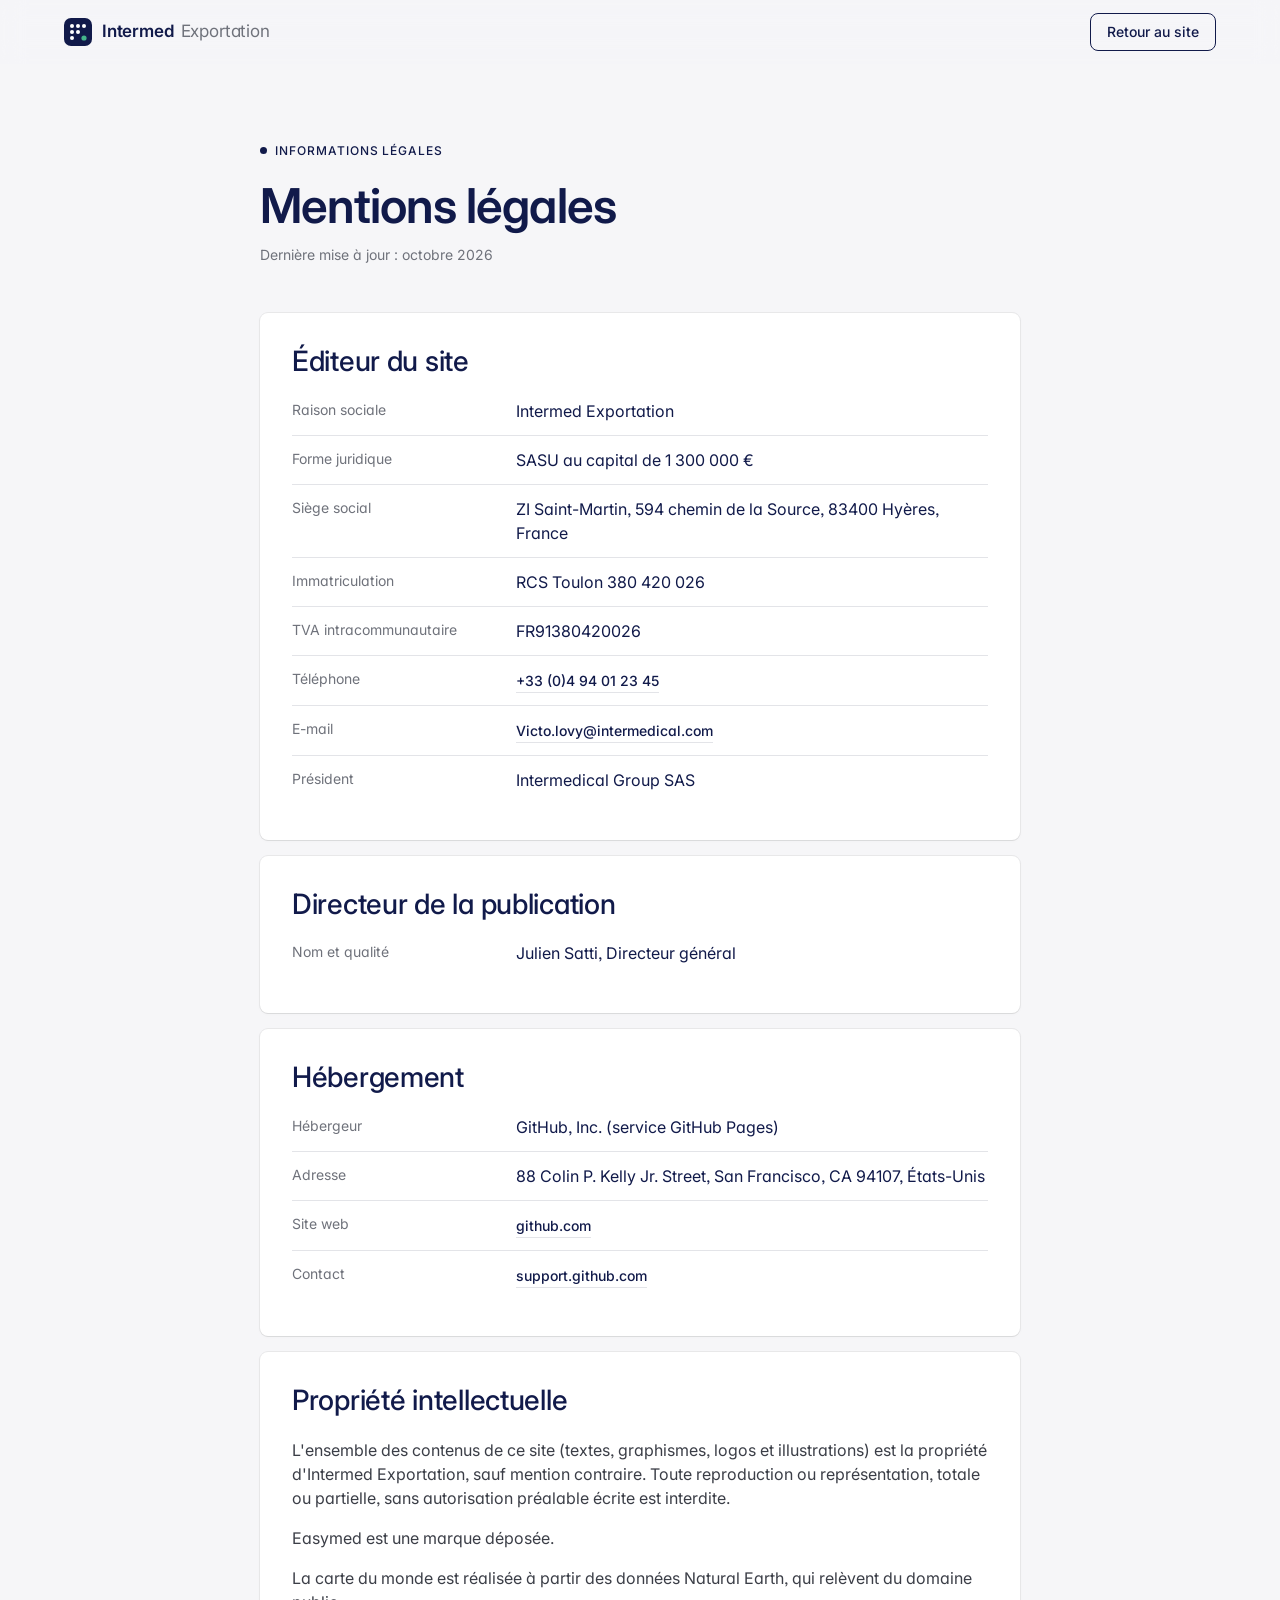
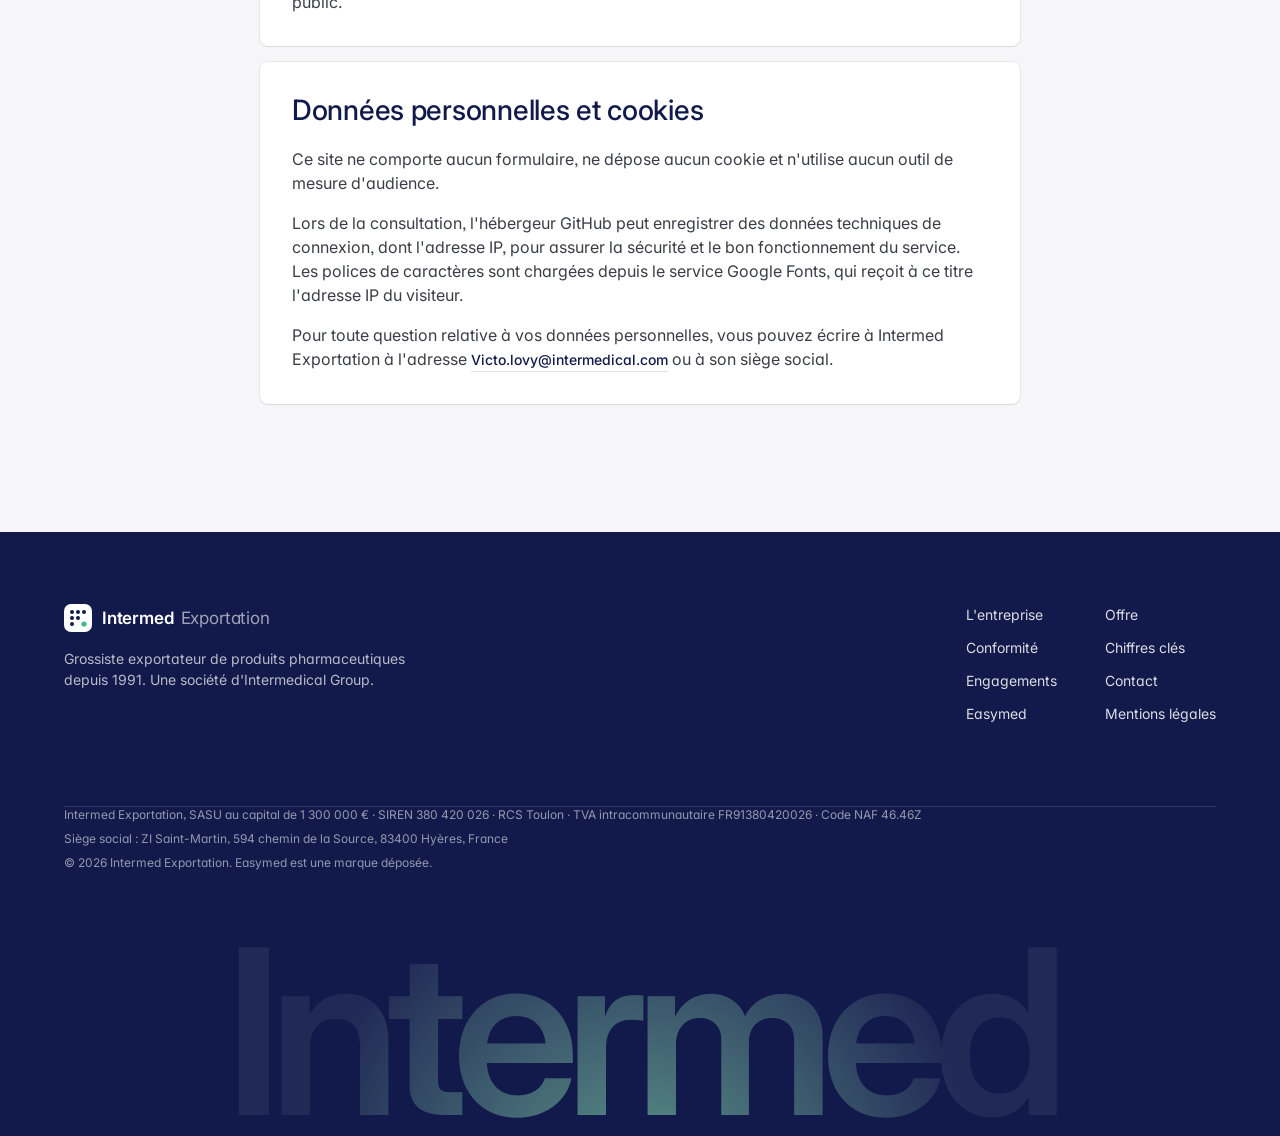
<file: mentions-legales.html>
<!doctype html>
<html lang="fr">
<head>
  <meta charset="utf-8">
  <meta name="viewport" content="width=device-width, initial-scale=1">
  <title>Mentions légales — Intermed Exportation</title>
  <meta name="description" content="Mentions légales du site d'Intermed Exportation : éditeur, hébergement, propriété intellectuelle et données personnelles.">
  <meta name="theme-color" content="#111a4a">
  <link rel="icon" href="assets/img/favicon.svg" type="image/svg+xml">
  <link rel="preconnect" href="https://fonts.googleapis.com">
  <link rel="preconnect" href="https://fonts.gstatic.com" crossorigin>
  <link href="https://fonts.googleapis.com/css2?family=Inter:wght@300;400;500;600&family=JetBrains+Mono:wght@400;500&display=swap" rel="stylesheet">
  <link rel="stylesheet" href="assets/css/styles.css">
  <link rel="stylesheet" href="assets/css/motion.css">
  <script>
    /* Active les animations avant le premier rendu ; repli si motion.js ne se charge pas. */
    (function (d) {
      d.classList.add("js");
      if (window.matchMedia && !window.matchMedia("(prefers-reduced-motion: reduce)").matches) {
        d.classList.add("motion");
        setTimeout(function () { if (!d.classList.contains("motion-ready")) d.classList.remove("motion"); }, 2500);
      }
    })(document.documentElement);
  </script>
</head>
<body class="legal-page">
  <a class="skip-link" href="#contenu">Aller au contenu</a>

  <header class="nav" id="nav">
    <div class="container nav__inner">
      <a class="brand" href="index.html" aria-label="Intermed Exportation, page d'accueil">
        <svg class="brand__mark" viewBox="0 0 28 28" aria-hidden="true">
          <rect width="28" height="28" rx="7" fill="#111a4a"/>
          <g fill="#ffffff"><circle cx="8" cy="8" r="2"/><circle cx="14" cy="8" r="2"/><circle cx="20" cy="8" r="2"/><circle cx="8" cy="14" r="2"/><circle cx="14" cy="14" r="2"/><circle cx="8" cy="20" r="2"/></g>
          <circle cx="20" cy="20" r="2.6" fill="#44b48b"/>
        </svg>
        <span class="brand__name">Intermed<span class="brand__sub">Exportation</span></span>
      </a>
      <a class="btn btn--secondary nav__back" href="index.html">Retour au site</a>
    </div>
  </header>

  <main id="contenu" class="legal">
    <div class="container legal__container">
      <span class="tag"><span class="dot dot--navy" aria-hidden="true"></span>Informations légales</span>
      <h1 class="h2">Mentions légales</h1>
      <p class="muted legal__updated">Dernière mise à jour : octobre 2026</p>

      <section class="legal__block" aria-labelledby="editeur">
        <h2 class="h3-lg" id="editeur">Éditeur du site</h2>
        <dl class="legal__list">
          <div><dt>Raison sociale</dt><dd>Intermed Exportation</dd></div>
          <div><dt>Forme juridique</dt><dd>SASU au capital de 1&nbsp;300&nbsp;000&nbsp;€</dd></div>
          <div><dt>Siège social</dt><dd>ZI Saint-Martin, 594 chemin de la Source, 83400 Hyères, France</dd></div>
          <div><dt>Immatriculation</dt><dd>RCS Toulon 380&nbsp;420&nbsp;026</dd></div>
          <div><dt>TVA intracommunautaire</dt><dd>FR91380420026</dd></div>
          <div><dt>Téléphone</dt><dd><a class="link" href="tel:+33494012345">+33 (0)4 94 01 23 45</a></dd></div>
          <div><dt>E-mail</dt><dd><a class="link" href="mailto:Victo.lovy@intermedical.com">Victo.lovy@intermedical.com</a></dd></div>
          <div><dt>Président</dt><dd>Intermedical Group SAS</dd></div>
        </dl>
      </section>

      <section class="legal__block" aria-labelledby="publication">
        <h2 class="h3-lg" id="publication">Directeur de la publication</h2>
        <dl class="legal__list">
          <div><dt>Nom et qualité</dt><dd>Julien Satti, Directeur général</dd></div>
        </dl>
      </section>

      <section class="legal__block" aria-labelledby="hebergement">
        <h2 class="h3-lg" id="hebergement">Hébergement</h2>
        <dl class="legal__list">
          <div><dt>Hébergeur</dt><dd>GitHub, Inc. (service GitHub Pages)</dd></div>
          <div><dt>Adresse</dt><dd>88 Colin P. Kelly Jr. Street, San Francisco, CA 94107, États-Unis</dd></div>
          <div><dt>Site web</dt><dd><a class="link" href="https://github.com" target="_blank" rel="noopener">github.com</a></dd></div>
          <div><dt>Contact</dt><dd><a class="link" href="https://support.github.com" target="_blank" rel="noopener">support.github.com</a></dd></div>
        </dl>
      </section>

      <section class="legal__block" aria-labelledby="propriete">
        <h2 class="h3-lg" id="propriete">Propriété intellectuelle</h2>
        <p>L'ensemble des contenus de ce site (textes, graphismes, logos et illustrations) est la propriété d'Intermed Exportation, sauf mention contraire. Toute reproduction ou représentation, totale ou partielle, sans autorisation préalable écrite est interdite.</p>
        <p>Easymed est une marque déposée.</p>
        <p>La carte du monde est réalisée à partir des données Natural Earth, qui relèvent du domaine public.</p>
      </section>

      <section class="legal__block" aria-labelledby="donnees">
        <h2 class="h3-lg" id="donnees">Données personnelles et cookies</h2>
        <p>Ce site ne comporte aucun formulaire, ne dépose aucun cookie et n'utilise aucun outil de mesure d'audience.</p>
        <p>Lors de la consultation, l'hébergeur GitHub peut enregistrer des données techniques de connexion, dont l'adresse IP, pour assurer la sécurité et le bon fonctionnement du service. Les polices de caractères sont chargées depuis le service Google Fonts, qui reçoit à ce titre l'adresse IP du visiteur.</p>
        <p>Pour toute question relative à vos données personnelles, vous pouvez écrire à Intermed Exportation à l'adresse <a class="link" href="mailto:Victo.lovy@intermedical.com">Victo.lovy@intermedical.com</a> ou à son siège social.</p>
      </section>
    </div>
  </main>

  <footer class="footer">
    <div class="container footer__grid">
      <div>
        <a class="brand brand--footer" href="index.html" aria-label="Intermed Exportation, page d'accueil">
          <svg class="brand__mark" viewBox="0 0 28 28" aria-hidden="true">
            <rect width="28" height="28" rx="7" fill="#ffffff"/>
            <g fill="#111a4a"><circle cx="8" cy="8" r="2"/><circle cx="14" cy="8" r="2"/><circle cx="20" cy="8" r="2"/><circle cx="8" cy="14" r="2"/><circle cx="14" cy="14" r="2"/><circle cx="8" cy="20" r="2"/></g>
            <circle cx="20" cy="20" r="2.6" fill="#44b48b"/>
          </svg>
          <span class="brand__name">Intermed<span class="brand__sub">Exportation</span></span>
        </a>
        <p class="footer__tagline">Grossiste exportateur de produits pharmaceutiques depuis 1991. Une société d'Intermedical Group.</p>
      </div>
      <nav class="footer__nav" aria-label="Pied de page">
        <a href="index.html#entreprise">L'entreprise</a>
        <a href="index.html#offre">Offre</a>
        <a href="index.html#conformite">Conformité</a>
        <a href="index.html#chiffres">Chiffres clés</a>
        <a href="index.html#engagements">Engagements</a>
        <a href="index.html#contact">Contact</a>
        <a href="https://easymed.market" target="_blank" rel="noopener">Easymed</a>
        <a href="mentions-legales.html" aria-current="page">Mentions légales</a>
      </nav>
    </div>
    <div class="container footer__legal">
      <p>Intermed Exportation, SASU au capital de 1&nbsp;300&nbsp;000&nbsp;€ · SIREN 380&nbsp;420&nbsp;026 · RCS Toulon · TVA intracommunautaire FR91380420026 · Code NAF 46.46Z</p>
      <p>Siège social&nbsp;: ZI Saint-Martin, 594 chemin de la Source, 83400 Hyères, France</p>
      <p>© <span id="year">2026</span> Intermed Exportation. Easymed est une marque déposée.</p>
    </div>
    <p class="footer__mega" aria-hidden="true">Intermed</p>
  </footer>

  <script src="assets/js/main.js" defer></script>
  <script src="assets/js/motion.js" defer></script>
</body>
</html>
</file>
<file: assets/css/styles.css>
/* ==========================================================================
   Intermed Exportation — feuille de style
   Direction artistique inspirée de « Column » : marine institutionnel
   sur fond blanc froid, vert d'eau pour les données, orange en accent unique.
   ========================================================================== */

:root {
  color-scheme: light;

  /* Couleurs */
  --color-indigo-navy: #111a4a;
  --color-midnight-ink: #011821;
  --color-slate-ink: #3b3e47;
  --color-steel: #6f727b; /* légèrement assombri vs #7c7f88 pour le contraste AA */
  --color-fog: #a9acb6;
  --color-mist: #cbcccf;
  --color-silver-lining: #e3e4e8;
  --color-cloud-canvas: #f6f6f8;
  --color-pure-white: #ffffff;
  --color-charcoal: #232730;
  --color-obsidian: #12161e;
  --color-signal-orange: #ec652b;
  --color-peach-glow: #f2936b;
  --color-seafoam-600: #44b48b;
  --color-seafoam-700: #167e6c;
  --color-seafoam-400: #94efb7;
  --color-deep-sea: #023247;
  --color-sky-cyan: #88deeb;

  /* Typographie */
  --font-sans: "Inter", ui-sans-serif, system-ui, -apple-system, BlinkMacSystemFont, "Segoe UI", Roboto, sans-serif;
  --font-mono: "JetBrains Mono", ui-monospace, SFMono-Regular, Menlo, Monaco, Consolas, monospace;

  /* Espacements & mise en page */
  --page-max-width: 1200px;
  --gutter: 64px;
  --section-pad: 112px;
  --card-padding: 24px;

  /* Rayons */
  --radius: 8px;
  --radius-full: 9999px;

  /* Ombres */
  --shadow-button: rgba(17, 26, 74, 0.1) 0 1px 3px 0, rgba(17, 26, 74, 0.05) 0 1px 0 0, rgba(255, 255, 255, 0.5) 0 1px 0 0 inset, rgba(255, 255, 255, 0.5) 0 1px 4px 0 inset;
  --shadow-card: rgba(18, 22, 30, 0.024) 0 1px 4px 0, rgba(18, 22, 30, 0.05) 0 1px 0 0, rgba(18, 22, 30, 0.06) 0 0 0 1px;
  --shadow-widget: rgba(30, 30, 44, 0.15) 24px 48px 64px 0, rgb(255, 255, 255) 0 0 0 1px inset;
  --shadow-md: rgba(17, 26, 74, 0.05) 0 8px 16px 0, rgba(17, 26, 74, 0.05) 0 4px 8px 0;

  --nav-h: 64px;
}

/* --------------------------------------------------------------------------
   Base
   -------------------------------------------------------------------------- */
*,
*::before,
*::after { box-sizing: border-box; }

html {
  scroll-behavior: smooth;
  scroll-padding-top: calc(var(--nav-h) + 16px);
  -webkit-text-size-adjust: 100%;
}

body {
  margin: 0;
  background: var(--color-cloud-canvas);
  color: var(--color-slate-ink);
  font-family: var(--font-sans);
  font-feature-settings: "cv11", "ss03";
  font-size: 16px;
  line-height: 1.5;
  -webkit-font-smoothing: antialiased;
  text-rendering: optimizeLegibility;
  overflow-x: hidden;
}

img, svg { display: block; max-width: 100%; }
a { color: inherit; }
p { margin: 0 0 16px; }
p:last-child { margin-bottom: 0; }
h1, h2, h3 { margin: 0; color: var(--color-indigo-navy); }
ul, ol { margin: 0; padding: 0; list-style: none; }
figure, blockquote { margin: 0; }
address { font-style: normal; }

:focus-visible {
  outline: 2px solid var(--color-indigo-navy);
  outline-offset: 3px;
  border-radius: 4px;
}

.sr-only {
  position: absolute; width: 1px; height: 1px; padding: 0; margin: -1px;
  overflow: hidden; clip: rect(0, 0, 0, 0); white-space: nowrap; border: 0;
}

.skip-link {
  position: absolute; left: 16px; top: -64px; z-index: 100;
  padding: 10px 16px; border-radius: var(--radius);
  background: var(--color-indigo-navy); color: #fff; text-decoration: none;
  font-weight: 500; font-size: 14px;
}
.skip-link:focus { top: 12px; }

.container {
  width: 100%;
  max-width: calc(var(--page-max-width) + 2 * var(--gutter));
  margin: 0 auto;
  padding: 0 var(--gutter);
}

.muted { color: var(--color-steel); }
.mono { font-family: var(--font-mono); }

/* --------------------------------------------------------------------------
   Typographie
   -------------------------------------------------------------------------- */
.display {
  font-size: clamp(40px, 5.4vw, 60px);
  line-height: 1.04;
  letter-spacing: -0.03em;
  font-weight: 600;
  text-wrap: balance;
}
.h2 {
  font-size: clamp(32px, 3.8vw, 48px);
  line-height: 1.1;
  letter-spacing: -0.02em;
  font-weight: 600;
  text-wrap: balance;
}
.h3 {
  font-size: 18px;
  line-height: 1.33;
  letter-spacing: -0.01em;
  font-weight: 500;
  color: var(--color-indigo-navy);
}
.h3-lg {
  font-size: clamp(22px, 2.2vw, 28px);
  line-height: 1.2;
  letter-spacing: -0.01em;
  font-weight: 500;
  text-wrap: balance;
}
.lead,
.body-lg {
  font-size: 18px;
  line-height: 1.5;
}
.lead { color: var(--color-steel); max-width: 34em; }

/* Étiquette avec point */
.tag {
  display: inline-flex; align-items: center; gap: 8px;
  margin-bottom: 20px;
  font-size: 12px; font-weight: 500; letter-spacing: 0.08em; text-transform: uppercase;
  color: var(--color-indigo-navy);
}
.tag--light { color: #fff; }

.dot { width: 7px; height: 7px; border-radius: 50%; flex: none; display: inline-block; }
.dot--seafoam { background: var(--color-seafoam-600); }
.dot--navy { background: var(--color-indigo-navy); }

/* Badge réglementaire */
.badge {
  display: inline-flex; align-items: center; gap: 8px;
  padding: 6px 14px;
  border-radius: var(--radius-full);
  background: rgba(255, 255, 255, 0.8);
  -webkit-backdrop-filter: blur(8px); backdrop-filter: blur(8px);
  box-shadow: rgba(87, 90, 100, 0.12) 0 0 0 1px;
  font-size: 13px; color: var(--color-charcoal);
  margin-bottom: 28px;
}

.chips { display: inline-flex; flex-wrap: wrap; gap: 6px; }
.chip-mono {
  display: inline-block;
  padding: 3px 8px;
  border-radius: var(--radius-full);
  background: rgba(68, 180, 139, 0.12);
  color: var(--color-seafoam-700);
  font-family: var(--font-mono);
  font-size: 12px; line-height: 1.5;
  white-space: nowrap;
}

/* --------------------------------------------------------------------------
   Icônes
   -------------------------------------------------------------------------- */
.icon {
  width: 24px; height: 24px; flex: none;
  fill: none; stroke: currentColor; stroke-width: 1.5;
  stroke-linecap: round; stroke-linejoin: round;
}
.icon--sm { width: 16px; height: 16px; stroke-width: 2; }
.icon--xs { width: 14px; height: 14px; stroke-width: 2; }
.icon--card { width: 28px; height: 28px; color: var(--color-indigo-navy); margin-bottom: 24px; }

/* --------------------------------------------------------------------------
   Boutons
   -------------------------------------------------------------------------- */
.btn {
  display: inline-flex; align-items: center; justify-content: center; gap: 8px;
  padding: 9px 16px;
  border-radius: var(--radius);
  border: 1px solid transparent;
  font: 500 14px/1.4 var(--font-sans);
  text-decoration: none;
  white-space: nowrap;
  cursor: pointer;
  transition: background-color .2s ease, color .2s ease, box-shadow .2s ease, transform .2s ease;
}
.btn--lg { padding: 12px 20px; }
.btn--primary {
  background: var(--color-indigo-navy); color: #fff;
  box-shadow: var(--shadow-button);
}
.btn--primary:hover { background: #1c2766; }
.btn--secondary {
  background: transparent; color: var(--color-indigo-navy);
  border-color: var(--color-indigo-navy);
  padding-left: 28px; padding-right: 28px;
}
.btn--secondary:hover { background: rgba(17, 26, 74, 0.05); }
.btn--ghost {
  background: rgba(255, 255, 255, 0.5);
  color: var(--color-charcoal);
  border-color: var(--color-silver-lining);
}
.btn--ghost:hover { background: #fff; }
.btn--light { background: #fff; color: var(--color-indigo-navy); }
.btn--light:hover { background: var(--color-seafoam-400); }
.btn .icon { transition: transform .2s ease; }
.btn:hover .icon { transform: translateX(2px); }

.link {
  display: inline-flex; align-items: center; gap: 4px;
  color: var(--color-indigo-navy); font-weight: 500; font-size: 14px;
  text-decoration: underline; text-decoration-color: var(--color-silver-lining);
  text-underline-offset: 4px;
}
.link:hover { text-decoration-color: currentColor; }
.link--strong { font-size: 18px; text-decoration: none; }
.link--email { overflow-wrap: anywhere; }

/* --------------------------------------------------------------------------
   Navigation
   -------------------------------------------------------------------------- */
.nav {
  position: fixed; inset: 0 0 auto; z-index: 50;
  height: var(--nav-h);
  background: rgba(246, 246, 248, 0.6);
  -webkit-backdrop-filter: blur(12px); backdrop-filter: blur(12px);
  transition: background-color .25s ease, box-shadow .25s ease;
}
.nav.is-scrolled {
  background: rgba(255, 255, 255, 0.92);
  box-shadow: 0 1px 0 var(--color-silver-lining);
}
.nav__inner {
  height: 100%;
  display: flex; align-items: center; gap: 32px;
}

.brand {
  display: inline-flex; align-items: center; gap: 10px;
  text-decoration: none; color: var(--color-indigo-navy);
  flex: none;
}
.brand__mark { width: 28px; height: 28px; }
.brand__name {
  display: inline-flex; align-items: baseline; gap: 6px;
  font-weight: 600; font-size: 17px; letter-spacing: -0.01em;
}
.brand__sub { font-weight: 400; color: var(--color-steel); }

.nav__links {
  display: flex; align-items: center; gap: 4px;
  margin-right: auto;
}
.nav__links a:not(.btn) {
  padding: 6px 12px; border-radius: var(--radius);
  font-size: 14px; color: var(--color-charcoal); text-decoration: none;
  transition: background-color .2s ease;
}
.nav__links a:not(.btn):hover { background: rgba(17, 26, 74, 0.06); }
.nav__links-cta { display: none; }

.nav__actions { display: flex; gap: 8px; }

.nav__toggle {
  display: none;
  margin-left: auto;
  width: 40px; height: 40px;
  align-items: center; justify-content: center;
  border: 1px solid var(--color-silver-lining); border-radius: var(--radius);
  background: rgba(255, 255, 255, 0.7);
  color: var(--color-indigo-navy);
  cursor: pointer;
}

/* --------------------------------------------------------------------------
   Hero
   -------------------------------------------------------------------------- */
.hero {
  position: relative;
  padding: calc(var(--nav-h) + 80px) 0 96px;
  background:
    radial-gradient(60% 60% at 85% 30%, rgba(136, 222, 235, 0.18), transparent 70%),
    var(--color-cloud-canvas);
  overflow: hidden;
}
.hero__grid {
  display: grid;
  grid-template-columns: minmax(0, 5fr) minmax(0, 7fr);
  gap: 48px;
  align-items: center;
}
.hero__copy .display { margin-bottom: 24px; }
.hero__copy .lead { margin-bottom: 36px; }
.hero__ctas { display: flex; flex-wrap: wrap; gap: 12px; }
.hero__proof {
  display: flex; flex-wrap: wrap; gap: 8px 20px;
  margin-top: 40px;
  font-size: 13px; color: var(--color-steel);
}
.hero__proof li { display: inline-flex; align-items: center; gap: 8px; }
.hero__proof li::before {
  content: ""; width: 14px; height: 14px; flex: none;
  background: no-repeat center / 14px url("data:image/svg+xml,%3Csvg xmlns='http://www.w3.org/2000/svg' viewBox='0 0 24 24' fill='none' stroke='%23167e6c' stroke-width='2.5' stroke-linecap='round' stroke-linejoin='round'%3E%3Cpath d='m5 12 5 5 9-10'/%3E%3C/svg%3E");
}

.hero__visual {
  position: relative;
  margin-right: -40px;
}
.map { position: relative; }
.map__dots { width: 100%; height: auto; opacity: .9; }
.map__overlay { position: absolute; inset: 0; width: 100%; height: 100%; overflow: visible; }
.map__arcs path {
  stroke-dasharray: 3 5;
  opacity: .55;
}
.map__pulse {
  transform-origin: 515px 156px;
  animation: pulse 2.4s ease-out infinite;
}
@keyframes pulse {
  0% { transform: scale(1); opacity: .7; }
  100% { transform: scale(3.2); opacity: 0; }
}
.map__label {
  position: absolute;
  left: 51.5%; top: 30%;
  transform: translate(14px, -50%);
  padding: 3px 10px;
  border-radius: var(--radius-full);
  background: rgba(255, 255, 255, 0.85);
  -webkit-backdrop-filter: blur(8px); backdrop-filter: blur(8px);
  box-shadow: rgba(87, 90, 100, 0.12) 0 0 0 1px;
  font-family: var(--font-mono); font-size: 11px; color: var(--color-indigo-navy);
  white-space: nowrap;
}

.widget {
  position: absolute;
  background: #fff;
  border-radius: var(--radius);
  box-shadow: var(--shadow-widget);
}
.widget--revenue {
  left: 4%; bottom: -56px;
  width: 300px;
  padding: 20px 20px 16px;
}
.widget--cold {
  right: 6%; top: -24px;
  display: flex; align-items: center; gap: 12px;
  padding: 14px 16px;
  box-shadow: var(--shadow-card), var(--shadow-md);
}
.widget--cold .icon { color: var(--color-seafoam-700); }
.widget--cold .widget__label { display: block; margin-bottom: 6px; }

.widget__head { display: flex; align-items: center; justify-content: space-between; gap: 12px; }
.widget__label { font-size: 12px; color: var(--color-steel); }
.widget__value {
  margin: 8px 0 2px;
  font-size: 32px; font-weight: 600; letter-spacing: -0.02em;
  color: var(--color-indigo-navy);
}
.widget__meta { font-size: 12px; color: var(--color-steel); margin-bottom: 16px; }
.pill-delta {
  padding: 2px 8px; border-radius: var(--radius-full);
  background: rgba(68, 180, 139, 0.14); color: var(--color-seafoam-700);
  font-family: var(--font-mono); font-size: 12px;
}

.mini-bars {
  display: grid; grid-template-columns: repeat(4, 1fr); gap: 2px;
  height: 84px;
  padding-top: 4px;
  border-bottom: 1px solid var(--color-silver-lining);
  margin-bottom: 22px;
}
.mini-bars__col {
  position: relative;
  display: flex; align-items: flex-end; justify-content: center;
}
.mini-bars__col span {
  display: block; width: 18px; height: var(--h);
  border-radius: 4px 4px 0 0;
  background: var(--color-sky-cyan);
}
.mini-bars__col.is-current span { background: var(--color-seafoam-700); }
.mini-bars__col em {
  position: absolute; top: calc(100% + 6px); left: 50%; transform: translateX(-50%);
  font-style: normal; font-family: var(--font-mono); font-size: 10px; color: var(--color-steel);
}

/* --------------------------------------------------------------------------
   Bandeau de confiance
   -------------------------------------------------------------------------- */
.trust {
  padding: 56px 0 48px;
  background: var(--color-cloud-canvas);
  border-top: 1px solid var(--color-silver-lining);
}
.trust__title {
  text-align: center; font-size: 13px; color: var(--color-steel);
  margin-bottom: 24px;
}
.trust__list {
  display: flex; flex-wrap: wrap; justify-content: center;
  gap: 16px 48px;
}
.trust__list li {
  font-size: 15px; color: var(--color-steel);
  white-space: nowrap;
}
.trust__list strong { color: var(--color-obsidian); font-weight: 600; letter-spacing: -0.01em; margin-right: 4px; }
.trust__list span { font-family: var(--font-mono); font-size: 12px; margin-left: 4px; }

/* --------------------------------------------------------------------------
   Sections
   -------------------------------------------------------------------------- */
.section { padding: var(--section-pad) 0; background: var(--color-cloud-canvas); }
.section--white { background: var(--color-pure-white); }
.section__head { max-width: 720px; margin-bottom: 56px; }
.section__head .h2 { margin-bottom: 16px; }

.split {
  display: grid;
  grid-template-columns: minmax(0, 1fr) minmax(0, 1fr);
  gap: 72px;
  align-items: start;
}
.split--center { align-items: center; }
.split__text .h2 { margin-bottom: 24px; }
.split__text .body-lg { color: var(--color-slate-ink); }
.split__text .hero__ctas { margin-top: 32px; }

.grid { display: grid; gap: 16px; }
.grid--3 { grid-template-columns: repeat(3, minmax(0, 1fr)); }
.grid--4 { grid-template-columns: repeat(4, minmax(0, 1fr)); }

.card {
  background: #fff;
  border-radius: var(--radius);
  padding: var(--card-padding);
  box-shadow: var(--shadow-card);
}
.section--white .card { background: var(--color-cloud-canvas); box-shadow: none; border: 1px solid var(--color-silver-lining); }
.card .h3 { margin-bottom: 8px; }
.card p { color: var(--color-steel); font-size: 15px; }

/* Bloc « code » */
.code-card {
  background: var(--color-midnight-ink);
  border-radius: var(--radius);
  box-shadow: var(--shadow-md);
  overflow: hidden;
}
.code-card__bar {
  display: flex; align-items: center; gap: 6px;
  padding: 12px 16px;
  border-bottom: 1px solid rgba(255, 255, 255, 0.08);
}
.code-card__bar span { width: 9px; height: 9px; border-radius: 50%; background: rgba(255, 255, 255, 0.16); }
.code-card__bar em {
  margin-left: 10px; font-style: normal;
  font-family: var(--font-mono); font-size: 12px; color: rgba(255, 255, 255, 0.5);
}
.code-card pre {
  margin: 0; padding: 24px;
  overflow-x: auto;
  font-family: var(--font-mono); font-size: 13px; line-height: 1.7;
  color: #e3e4e8;
}
.c-k { color: var(--color-seafoam-600); }
.c-s { color: var(--color-seafoam-400); }
.c-n { color: var(--color-sky-cyan); }
.c-p { color: rgba(255, 255, 255, 0.55); }

/* Frise chronologique */
.timeline {
  display: grid;
  grid-template-columns: repeat(7, minmax(0, 1fr));
  margin-top: 88px;
  border-top: 1px solid var(--color-silver-lining);
}
.timeline li {
  position: relative;
  padding: 24px 16px 0 0;
  font-size: 14px; line-height: 1.43; color: var(--color-steel);
}
.timeline li::before {
  content: "";
  position: absolute; top: -5px; left: 0;
  width: 9px; height: 9px; border-radius: 50%;
  background: #fff; border: 2px solid var(--color-indigo-navy);
}
.timeline__year {
  display: block; margin-bottom: 6px;
  font-family: var(--font-mono); font-size: 13px; color: var(--color-indigo-navy);
}

/* Produits */
.products {
  display: grid;
  grid-template-columns: minmax(0, 5fr) minmax(0, 7fr);
  gap: 72px;
  margin-top: 96px;
  align-items: start;
}
.products__intro .h3-lg { margin-bottom: 16px; }
.products__list {
  background: #fff;
  border-radius: var(--radius);
  box-shadow: var(--shadow-card);
}
.products__list li {
  display: flex; align-items: center; flex-wrap: wrap; gap: 12px 16px;
  padding: 18px 24px;
  font-size: 16px; font-weight: 500; color: var(--color-indigo-navy);
}
.products__list li + li { border-top: 1px solid var(--color-silver-lining); }
.products__list .icon { color: var(--color-fog); }
.products__list li > span:not(.chips) { flex: 1 1 0; min-width: 0; }
.products__list .chips { margin-left: auto; }

/* Easymed (section sombre) */
.section--deep {
  background:
    radial-gradient(50% 80% at 85% 50%, rgba(68, 180, 139, 0.16), transparent 70%),
    var(--color-midnight-ink);
  color: rgba(255, 255, 255, 0.72);
}
.section--deep .h2 { color: #fff; }
.section--deep .split__text .body-lg { color: rgba(255, 255, 255, 0.72); }
.easymed-card {
  position: relative;
  max-width: 440px; margin-left: auto;
  padding: 32px;
  border-radius: var(--radius);
  background: rgba(255, 255, 255, 0.04);
  box-shadow: rgba(255, 255, 255, 0.1) 0 0 0 1px inset;
  overflow: hidden;
}
.easymed-card__url {
  display: inline-flex; align-items: center; gap: 8px;
  font-family: var(--font-mono); font-size: 13px; color: var(--color-seafoam-400);
  margin-bottom: 48px;
}
.easymed-card__name {
  font-size: 48px; font-weight: 600; letter-spacing: -0.03em; color: #fff;
  margin-bottom: 4px;
}
.easymed-card__name sup { font-size: 16px; font-weight: 400; vertical-align: super; color: rgba(255,255,255,.6); }
.easymed-card__meta { font-size: 14px; color: rgba(255, 255, 255, 0.55); }
.easymed-card__dots {
  position: absolute; right: -20px; top: -20px;
  width: 180px; height: 180px;
  background-image: radial-gradient(circle, rgba(148, 239, 183, 0.35) 1.5px, transparent 1.6px);
  background-size: 12px 12px;
  -webkit-mask-image: radial-gradient(circle at 70% 30%, #000, transparent 70%);
  mask-image: radial-gradient(circle at 70% 30%, #000, transparent 70%);
}

/* Conformité */
.accreditations {
  display: grid; grid-template-columns: repeat(2, minmax(0, 1fr)); gap: 16px;
  margin-top: 16px;
}
.accreditation {
  display: flex; align-items: flex-start; gap: 20px;
  padding: 24px;
  border-radius: var(--radius);
  background: var(--color-indigo-navy);
  color: rgba(255, 255, 255, 0.7);
  font-size: 15px;
}
.accreditation strong { display: block; color: #fff; font-weight: 500; font-size: 17px; margin-bottom: 4px; }
.accreditation__year {
  flex: none;
  padding: 4px 10px; border-radius: var(--radius-full);
  background: rgba(255, 255, 255, 0.1);
  font-family: var(--font-mono); font-size: 13px; color: var(--color-seafoam-400);
}

/* Chiffres */
.stats {
  display: grid; grid-template-columns: repeat(4, minmax(0, 1fr));
  gap: 48px 32px;
  margin: 0 0 56px;
}
.stats div { display: flex; flex-direction: column-reverse; gap: 8px; }
.stats dt { font-size: 14px; color: var(--color-steel); }
.stats dd {
  margin: 0;
  font-size: clamp(32px, 3.4vw, 44px); font-weight: 500; letter-spacing: -0.02em; line-height: 1.1;
  color: var(--color-seafoam-700);
}

.finance {
  display: grid;
  grid-template-columns: minmax(0, 7fr) minmax(0, 5fr);
  gap: 16px;
  align-items: stretch;
}
.chart-card { position: relative; }
.chart-card figcaption { display: flex; flex-direction: column; gap: 2px; margin-bottom: 16px; }
.chart-card figcaption .muted { font-size: 13px; }
.chart { position: relative; width: 100%; }
.chart svg { width: 100%; height: auto; overflow: visible; }
.chart .grid-line { stroke: var(--color-silver-lining); stroke-width: 1; }
.chart .axis-label { fill: var(--color-steel); font: 400 11px var(--font-mono); }
.chart .value-label { fill: var(--color-slate-ink); font: 500 13px var(--font-sans); }
.chart .bar { fill: var(--color-seafoam-700); transition: opacity .15s ease; }
.chart .bar-hit { fill: transparent; cursor: pointer; outline: none; }
.chart .bar-group:hover .bar,
.chart .bar-group:focus-within .bar { fill: #1f9883; }
.chart .bar-hit:focus-visible { stroke: var(--color-indigo-navy); stroke-width: 2; }

.chart-tip {
  position: absolute; z-index: 5; pointer-events: none;
  min-width: 180px;
  white-space: nowrap;
  padding: 10px 12px;
  border-radius: var(--radius);
  background: #fff;
  box-shadow: var(--shadow-card), var(--shadow-md);
  font-size: 12px; color: var(--color-steel);
  transform: translate(-50%, calc(-100% - 12px));
}
.chart-tip strong { display: block; font-size: 16px; font-weight: 600; color: var(--color-indigo-navy); }
.chart-tip .tip-row { display: flex; justify-content: space-between; gap: 12px; margin-top: 4px; }
.chart-tip .tip-row b { font-weight: 500; color: var(--color-slate-ink); }

.table-card { display: flex; align-items: center; padding: 8px 24px; overflow-x: auto; }
.fin-table {
  width: 100%;
  border-collapse: collapse;
  font-size: 14px;
  font-variant-numeric: tabular-nums;
}
.fin-table th, .fin-table td { padding: 14px 8px; text-align: right; white-space: nowrap; }
.fin-table th:first-child { text-align: left; padding-left: 0; }
.fin-table td:last-child, .fin-table th:last-child { padding-right: 0; }
.fin-table thead th { font-weight: 400; font-family: var(--font-mono); font-size: 12px; color: var(--color-steel); }
.fin-table tbody th { font-weight: 500; color: var(--color-indigo-navy); }
.fin-table tbody td { color: var(--color-slate-ink); }
.fin-table tbody td:last-child { color: var(--color-seafoam-700); font-weight: 600; }
.fin-table tbody tr { border-top: 1px solid var(--color-silver-lining); }

/* Engagements */
.mission {
  display: grid;
  grid-template-columns: minmax(0, 8fr) minmax(0, 4fr);
  gap: 16px;
  margin-bottom: 16px;
}
.mission__card {
  position: relative;
  display: flex; flex-direction: column; justify-content: space-between; gap: 40px;
  min-height: 320px;
  padding: 40px;
  border-radius: var(--radius);
  background: var(--color-signal-orange);
  color: #fff;
  overflow: hidden;
}
.mission__card::after {
  content: "";
  position: absolute; right: -40px; bottom: -40px;
  width: 260px; height: 260px;
  background-image: radial-gradient(circle, rgba(255, 255, 255, 0.28) 1.6px, transparent 1.7px);
  background-size: 12px 12px;
  -webkit-mask-image: radial-gradient(circle at 70% 70%, #000, transparent 70%);
  mask-image: radial-gradient(circle at 70% 70%, #000, transparent 70%);
}
.mission__label,
.mission__foot {
  position: relative;
  font-size: 12px; font-weight: 500; letter-spacing: 0.08em; text-transform: uppercase;
  color: rgba(255, 255, 255, 0.85);
}
.mission__card p {
  position: relative;
  margin: 0;
  font-size: clamp(26px, 3.2vw, 40px); line-height: 1.15; letter-spacing: -0.02em; font-weight: 500;
  max-width: 18em;
  text-wrap: balance;
}

.values {
  padding: 32px;
  border-radius: var(--radius);
  background: var(--color-indigo-navy);
  color: #fff;
  display: flex; flex-direction: column; justify-content: space-between; gap: 24px;
}
.values__title {
  font-size: 12px; font-weight: 500; letter-spacing: 0.08em; text-transform: uppercase;
  color: rgba(255, 255, 255, 0.7);
}
.values__list li {
  display: flex; align-items: baseline; gap: 16px;
  padding: 14px 0;
  font-size: 24px; font-weight: 500; letter-spacing: -0.01em;
}
.values__list li + li { border-top: 1px solid rgba(255, 255, 255, 0.12); }
.values__list .mono { font-size: 12px; color: var(--color-seafoam-400); }

.card .commit__figure {
  font-size: 40px; font-weight: 500; letter-spacing: -0.02em; line-height: 1;
  color: var(--color-seafoam-700);
  margin-bottom: 12px;
}

.awards {
  display: grid; grid-template-columns: repeat(4, minmax(0, 1fr));
  margin-top: 56px;
  border-top: 1px solid var(--color-silver-lining);
}
.awards li {
  display: flex; flex-direction: column; gap: 6px;
  padding: 20px 16px 0 0;
  font-size: 15px; font-weight: 500; color: var(--color-indigo-navy);
}
.awards__year { font-family: var(--font-mono); font-size: 12px; font-weight: 400; color: var(--color-steel); }

/* Gouvernance */
.person { display: flex; flex-direction: column; gap: 4px; font-size: 14px; }
.person strong { font-size: 17px; font-weight: 500; color: var(--color-indigo-navy); }
.person__avatar {
  width: 48px; height: 48px; margin-bottom: 20px;
  display: grid; place-items: center;
  border-radius: 50%;
  background: var(--color-cloud-canvas);
  box-shadow: var(--color-silver-lining) 0 0 0 1px inset;
  font-family: var(--font-mono); font-size: 13px; color: var(--color-indigo-navy);
}
.person__role {
  font-size: 12px; font-weight: 500; letter-spacing: 0.06em; text-transform: uppercase;
  color: var(--color-seafoam-700);
}

/* Contact */
.contact-cards { display: grid; gap: 16px; }
.contact-card { display: flex; gap: 20px; align-items: flex-start; }
.contact-card .icon--card { margin: 0; }
.contact-card address,
.contact-card p { color: var(--color-slate-ink); font-size: 16px; margin-bottom: 8px; }
.contact-card .h3 { margin-bottom: 6px; }

/* --------------------------------------------------------------------------
   Pied de page
   -------------------------------------------------------------------------- */
.footer {
  background: var(--color-indigo-navy);
  color: rgba(255, 255, 255, 0.7);
  padding: 72px 0 40px;
  font-size: 14px;
}
.footer__grid {
  display: grid; grid-template-columns: minmax(0, 1fr) minmax(0, 1fr);
  gap: 48px;
  padding-bottom: 48px;
}
.brand--footer { color: #fff; margin-bottom: 16px; }
.brand--footer .brand__sub { color: rgba(255, 255, 255, 0.6); }
.footer__tagline { max-width: 26em; }
.footer__nav {
  display: grid; grid-template-columns: repeat(2, max-content);
  gap: 10px 48px;
  justify-content: end;
}
.footer__nav a { text-decoration: none; color: rgba(255, 255, 255, 0.85); }
.footer__nav a:hover { color: #fff; text-decoration: underline; text-underline-offset: 4px; }
.footer__legal {
  padding-top: 32px; font-size: 12px; color: rgba(255, 255, 255, 0.55);
  background: linear-gradient(rgba(255, 255, 255, 0.12), rgba(255, 255, 255, 0.12)) top / 100% 1px no-repeat;
  background-origin: content-box;
}
.footer__legal p { margin-bottom: 6px; }
.footer :focus-visible { outline-color: #fff; }

/* --------------------------------------------------------------------------
   Page des mentions légales
   -------------------------------------------------------------------------- */
.nav__back { margin-left: auto; padding: 8px 16px; }
.legal { padding: calc(var(--nav-h) + 72px) 0 var(--section-pad); }
.legal__container { max-width: calc(760px + 2 * var(--gutter)); }
.legal .h2 { margin-bottom: 12px; }
.legal__updated { font-size: 14px; margin-bottom: 48px; }
.legal__block {
  padding: 32px;
  margin-bottom: 16px;
  border-radius: var(--radius);
  background: #fff;
  box-shadow: var(--shadow-card);
}
.legal__block .h3-lg { margin-bottom: 20px; }
.legal__block p { color: var(--color-slate-ink); }
.legal__list div {
  display: grid; grid-template-columns: 200px minmax(0, 1fr); gap: 4px 24px;
  padding: 12px 0;
  border-top: 1px solid var(--color-silver-lining);
}
.legal__list div:first-child { border-top: 0; padding-top: 0; }
.legal__list div:last-child { padding-bottom: 0; }
.legal__list dt { font-size: 14px; color: var(--color-steel); }
.legal__list dd { margin: 0; color: var(--color-indigo-navy); }
.todo {
  display: inline-block;
  padding: 2px 10px;
  border-radius: var(--radius-full);
  border: 1px dashed var(--color-fog);
  font-family: var(--font-mono); font-size: 12px; color: var(--color-steel);
}

@media (prefers-reduced-motion: reduce) {
  html { scroll-behavior: auto; }
  .map__pulse { animation: none; opacity: 0; }
  .btn, .btn .icon { transition: none; }
}

/* --------------------------------------------------------------------------
   Responsive
   -------------------------------------------------------------------------- */
@media (max-width: 1120px) {
  .nav__links a:not(.btn) { padding: 6px 8px; }
  .nav__actions .btn--ghost { display: none; }
  .timeline { grid-template-columns: repeat(4, minmax(0, 1fr)); row-gap: 32px; border-top: 0; }
  .timeline li { border-top: 1px solid var(--color-silver-lining); }
}

@media (max-width: 980px) {
  :root { --gutter: 32px; --section-pad: 88px; }

  .nav__toggle { display: inline-flex; }
  .nav__actions { display: none; }
  .nav__links {
    position: fixed; inset: var(--nav-h) 0 auto;
    flex-direction: column; align-items: stretch; gap: 0;
    margin: 0;
    padding: 8px var(--gutter) 24px;
    background: #fff;
    box-shadow: 0 1px 0 var(--color-silver-lining), var(--shadow-md);
    visibility: hidden; opacity: 0; transform: translateY(-8px);
    transition: opacity .2s ease, transform .2s ease, visibility 0s linear .2s;
  }
  .nav.is-open .nav__links {
    visibility: visible; opacity: 1; transform: none;
    transition: opacity .2s ease, transform .2s ease;
  }
  .nav.is-open { background: #fff; }
  .nav__links a:not(.btn) {
    padding: 14px 0; font-size: 16px; border-radius: 0;
    border-bottom: 1px solid var(--color-silver-lining);
  }
  .nav__links a:not(.btn):hover { background: none; }
  .nav__links-cta { display: inline-flex; margin-top: 20px; padding: 12px 20px; }

  .hero { padding: calc(var(--nav-h) + 56px) 0 72px; }
  .hero__grid { grid-template-columns: 1fr; gap: 56px; }
  .hero__visual { margin-right: 0; padding-bottom: 140px; }
  .widget--revenue { left: 0; bottom: 0; }
  .widget--cold { right: 0; top: -16px; }

  .split, .products, .finance, .mission { grid-template-columns: 1fr; gap: 48px; }
  .finance, .mission { gap: 16px; }
  .easymed-card { margin-left: 0; }
  .grid--4 { grid-template-columns: repeat(2, minmax(0, 1fr)); }
  .stats { grid-template-columns: repeat(2, minmax(0, 1fr)); }
  .awards { grid-template-columns: repeat(2, minmax(0, 1fr)); row-gap: 24px; border-top: 0; }
  .awards li { border-top: 1px solid var(--color-silver-lining); }
  .products { margin-top: 72px; }
}

@media (max-width: 640px) {
  :root { --gutter: 16px; --section-pad: 72px; }

  .brand__name { font-size: 16px; }
  .hero { padding-top: calc(var(--nav-h) + 40px); }
  .lead, .body-lg { font-size: 17px; }
  .hero__ctas .btn { width: 100%; }
  .hero__visual { padding-bottom: 0; }
  .map { margin: 0 -8px; }
  .map__label { display: none; }
  .widget { position: relative; inset: auto; }
  .widget--revenue { width: 100%; margin-top: 16px; }
  .widget--cold { display: inline-flex; margin-top: 12px; }

  .trust__list { justify-content: flex-start; gap: 12px 28px; }
  .trust__title { text-align: left; }

  .grid--3, .grid--4, .accreditations { grid-template-columns: 1fr; }
  .stats { gap: 32px 16px; }
  .timeline { grid-template-columns: repeat(2, minmax(0, 1fr)); }
  .products__list li { padding: 16px; }
  .products__list .chips { margin-left: 40px; flex-basis: calc(100% - 40px); }
  .section__head { margin-bottom: 40px; }
  .mission__card { padding: 28px; min-height: 0; }
  .values { padding: 28px; }
  .easymed-card { padding: 24px; }
  .easymed-card__name { font-size: 40px; }
  .footer__grid { grid-template-columns: 1fr; }
  .footer__nav { justify-content: start; }
  .code-card pre { font-size: 12px; padding: 20px 16px; }
  .accreditation { flex-direction: column; gap: 12px; }
  .legal__block { padding: 24px 20px; }
  .legal__list div { grid-template-columns: 1fr; }
}
</file>
<file: assets/css/motion.css>
/* ==========================================================================
   Intermed Exportation — animations et interactions
   Les états « cachés avant apparition » ne s'appliquent que si <html> porte
   la classe .motion (JS actif et mouvement non réduit par l'utilisateur).
   ========================================================================== */

:root {
  --ease-out: cubic-bezier(.16, 1, .3, 1);
  --ease-in-out: cubic-bezier(.65, 0, .35, 1);
}

@property --reveal {
  syntax: "<percentage>";
  inherits: false;
  initial-value: 140%;
}
@property --spot-r {
  syntax: "<length>";
  inherits: false;
  initial-value: 0px;
}

/* --------------------------------------------------------------------------
   Barre de progression de lecture
   -------------------------------------------------------------------------- */
.scroll-progress {
  position: fixed; inset: 0 0 auto; z-index: 70;
  height: 2px;
  background: linear-gradient(90deg, var(--color-seafoam-600), var(--color-indigo-navy));
  transform-origin: 0 50%;
  transform: scaleX(var(--progress, 0));
  pointer-events: none;
}

/* --------------------------------------------------------------------------
   Navigation : masquage au défilement, pastille qui suit le survol
   -------------------------------------------------------------------------- */
.nav { transition: background-color .25s ease, box-shadow .25s ease, transform .6s var(--ease-out); }
.nav.is-hidden { transform: translateY(-100%); }

.nav__links { position: relative; }
.nav__links a { position: relative; z-index: 1; transition: color .25s ease, background-color .2s ease; }
.nav__links.has-indicator a:not(.btn):hover { background: transparent; }
.nav__indicator {
  position: absolute; left: 0; top: 50%; z-index: 0;
  width: var(--iw, 0px); height: 32px; margin-top: -16px;
  border-radius: var(--radius);
  background: rgba(17, 26, 74, 0.07);
  transform: translateX(var(--ix, 0px));
  opacity: 0;
  pointer-events: none;
  transition: transform .5s var(--ease-out), width .5s var(--ease-out), opacity .3s ease;
}
.nav__indicator.is-on { opacity: 1; }
.nav__links a.is-active { color: var(--color-indigo-navy); }
.nav__links a.is-active:not(.btn)::after {
  content: "";
  position: absolute; left: 50%; bottom: -3px;
  width: 4px; height: 4px; margin-left: -2px;
  border-radius: 50%;
  background: var(--color-seafoam-600);
}

/* --------------------------------------------------------------------------
   Boutons : reflet, remplissage, effet magnétique
   -------------------------------------------------------------------------- */
.btn {
  position: relative;
  overflow: hidden;
  isolation: isolate;
  transition: background-color .25s ease, color .4s var(--ease-out), border-color .25s ease, box-shadow .25s ease, translate .6s var(--ease-out);
}
.btn--primary::after,
.btn--light::after {
  content: "";
  position: absolute; inset: 0; z-index: -1;
  background: linear-gradient(105deg, transparent 30%, rgba(255, 255, 255, 0.3) 50%, transparent 70%);
  translate: -110% 0;
  transition: translate .9s var(--ease-out);
}
.btn--light::after { background: linear-gradient(105deg, transparent 30%, rgba(68, 180, 139, 0.35) 50%, transparent 70%); }
.btn--primary:hover::after,
.btn--light:hover::after { translate: 110% 0; }
.btn--primary:hover { box-shadow: var(--shadow-button), 0 10px 24px -8px rgba(17, 26, 74, 0.45); }

.btn--secondary::before {
  content: "";
  position: absolute; inset: 0; z-index: -1;
  background: var(--color-indigo-navy);
  scale: 1 0;
  transform-origin: 50% 100%;
  transition: scale .55s var(--ease-out);
}
.btn--secondary:hover { color: #fff; background: transparent; }
.btn--secondary:hover::before { scale: 1 1; }

/* Liens : soulignement qui se dessine */
.link {
  text-decoration: none;
  padding-bottom: 2px;
  background:
    linear-gradient(currentColor, currentColor) 0 100% / 0% 1px no-repeat,
    linear-gradient(var(--color-silver-lining), var(--color-silver-lining)) 0 100% / 100% 1px no-repeat;
  transition: background-size .5s var(--ease-out);
}
.link:hover { background-size: 100% 1px, 100% 1px; }
.link--strong { background-size: 0% 1px, 0% 1px; }
.link--strong:hover { background-size: 100% 1px, 0% 1px; }

.footer__nav a {
  justify-self: start;
  background: linear-gradient(currentColor, currentColor) 0 100% / 0% 1px no-repeat;
  padding-bottom: 2px;
  transition: background-size .5s var(--ease-out), color .2s ease;
}
.footer__nav a:hover { text-decoration: none; background-size: 100% 1px; }

/* --------------------------------------------------------------------------
   Cartes : halo qui suit la souris, bordure lumineuse, inclinaison 3D
   -------------------------------------------------------------------------- */
.js .fx-card {
  --spot: rgba(68, 180, 139, 0.13);
  --edge: rgba(17, 26, 74, 0.35);
  position: relative;
  background-image: radial-gradient(var(--spot-r) circle at var(--px, 50%) var(--py, 50%), var(--spot), transparent);
  transition: transform .5s var(--ease-out), box-shadow .4s ease, background-color .3s ease, --spot-r .6s var(--ease-out);
}
.js .fx-card:hover { --spot-r: 300px; }
.fx-card::after {
  content: "";
  position: absolute; inset: 0;
  border-radius: inherit;
  padding: 1px;
  background: radial-gradient(240px circle at var(--px, 50%) var(--py, 50%), var(--edge), transparent 70%);
  -webkit-mask: linear-gradient(#000 0 0) content-box, linear-gradient(#000 0 0);
  -webkit-mask-composite: xor;
  mask: linear-gradient(#000 0 0) content-box, linear-gradient(#000 0 0);
  mask-composite: exclude;
  opacity: 0;
  pointer-events: none;
  transition: opacity .4s ease;
}
.section--white .fx-card::after { inset: -1px; }
.fx-card:hover::after { opacity: 1; }

.accreditation.fx-card,
.easymed-card.fx-card {
  --spot: rgba(148, 239, 183, 0.1);
  --edge: rgba(148, 239, 183, 0.7);
}

.js .fx-tilt {
  transform: perspective(900px) rotateX(var(--rx, 0deg)) rotateY(var(--ry, 0deg)) translateY(var(--lift, 0px));
}
.fx-tilt:hover { --lift: -4px; }
.card.fx-tilt:hover { box-shadow: var(--shadow-card), 0 24px 48px -16px rgba(17, 26, 74, 0.18); }
.section--white .card.fx-card:hover { background-color: #fff; }

/* Icônes qui se redessinent au survol */
.icon--card { transition: color .3s ease, translate .5s var(--ease-out); }
.fx-card:hover .icon--card {
  color: var(--color-seafoam-700);
  translate: 0 -2px;
  stroke-dasharray: 100;
  animation: icon-draw 1.1s var(--ease-out);
}
@keyframes icon-draw {
  from { stroke-dashoffset: 100; }
  to { stroke-dashoffset: 0; }
}

/* --------------------------------------------------------------------------
   Lignes de produits, valeurs, distinctions, frise
   -------------------------------------------------------------------------- */
.products__list { overflow: hidden; }
.products__list li { position: relative; }
.products__list li::before {
  content: "";
  position: absolute; inset: 0;
  background: linear-gradient(90deg, rgba(68, 180, 139, 0.12), rgba(68, 180, 139, 0));
  scale: 0 1;
  transform-origin: 0 50%;
  transition: scale .6s var(--ease-out);
  pointer-events: none;
}
.products__list li > * { position: relative; }
.products__list li:hover::before { scale: 1 1; }
.products__list li .icon { transition: color .3s ease, rotate .5s var(--ease-out); }
.products__list li:hover .icon { color: var(--color-seafoam-700); rotate: -10deg; }
.products__list li > span:not(.chips) { transition: translate .5s var(--ease-out); }
.products__list li:hover > span:not(.chips) { translate: 6px 0; }

.values__list li { transition: translate .5s var(--ease-out); }
.values__list li:hover { translate: 8px 0; }
.values__list .mono { transition: color .3s ease; }
.values__list li:hover .mono { color: #fff; }

.awards li { position: relative; }
.awards li::before {
  content: "";
  position: absolute; top: -1px; left: 0; right: 0;
  height: 1px;
  background: var(--color-seafoam-700);
  scale: 0 1;
  transform-origin: 0 50%;
  transition: scale .7s var(--ease-out);
}
.awards li:hover::before { scale: 1 1; }
.awards__year { transition: color .3s ease; }
.awards li:hover .awards__year { color: var(--color-seafoam-700); }

.timeline li::before { z-index: 1; transition: background-color .3s ease, border-color .3s ease, scale .6s var(--ease-out); }
.timeline li:hover::before { background: var(--color-seafoam-600); border-color: var(--color-seafoam-600); scale: 1.3; }
.timeline li::after {
  content: "";
  position: absolute; top: -1px; left: 0; right: 0;
  height: 1px;
  background: var(--color-indigo-navy);
  transform-origin: 0 50%;
}
.timeline__year { transition: color .3s ease; }
.timeline li:hover .timeline__year { color: var(--color-seafoam-700); }

/* --------------------------------------------------------------------------
   Halo lumineux qui suit la souris (hero, Easymed, pied de page)
   -------------------------------------------------------------------------- */
.hero__grid,
.section--deep > .container { position: relative; z-index: 1; }
.hero::before,
.section--deep::before {
  content: "";
  position: absolute; left: 0; top: 0;
  width: 640px; height: 640px;
  translate: calc(var(--sx, -1000px) - 320px) calc(var(--sy, -1000px) - 320px);
  background: radial-gradient(circle, rgba(136, 222, 235, 0.22), transparent 60%);
  opacity: 0;
  pointer-events: none;
  transition: opacity .6s ease;
}
.section--deep { position: relative; overflow: hidden; }
.section--deep::before { background: radial-gradient(circle, rgba(68, 180, 139, 0.2), transparent 60%); }
.hero.is-pointer::before,
.section--deep.is-pointer::before { opacity: 1; }

/* Grand logotype du pied de page */
.footer:has(.footer__mega) { overflow: hidden; padding-bottom: 0; }
.footer__mega {
  margin: 56px 0 -0.26em;
  font-size: clamp(64px, 18vw, 260px);
  font-weight: 600;
  letter-spacing: -0.06em;
  line-height: .9;
  text-align: center;
  white-space: nowrap;
  user-select: none;
  color: transparent;
  background: radial-gradient(520px circle at var(--px, 50%) var(--py, 130%), rgba(148, 239, 183, 0.6), rgba(255, 255, 255, 0.07) 65%);
  -webkit-background-clip: text;
  background-clip: text;
}

/* Indicateur « faire défiler » */
.scroll-cue {
  position: absolute; left: 50%; bottom: 28px; z-index: 2;
  width: 24px; height: 38px; margin-left: -12px;
  border: 1.5px solid var(--color-fog);
  border-radius: 12px;
  transition: opacity .4s ease, border-color .3s ease;
}
.scroll-cue span {
  position: absolute; left: 50%; top: 8px;
  width: 3px; height: 7px; margin-left: -1.5px;
  border-radius: 2px;
  background: var(--color-indigo-navy);
  animation: cue 2s var(--ease-in-out) infinite;
}
.scroll-cue:hover { border-color: var(--color-indigo-navy); }
.has-scrolled .scroll-cue { opacity: 0; pointer-events: none; }
@keyframes cue {
  0% { translate: 0 0; opacity: 0; }
  30% { opacity: 1; }
  70% { translate: 0 12px; opacity: 0; }
  100% { translate: 0 12px; opacity: 0; }
}

/* Défilement infini des distinctions */
.trust--marquee .trust__viewport {
  overflow: hidden;
  -webkit-mask-image: linear-gradient(90deg, transparent, #000 12%, #000 88%, transparent);
  mask-image: linear-gradient(90deg, transparent, #000 12%, #000 88%, transparent);
}
.trust--marquee .trust__track {
  display: flex;
  width: max-content;
  animation: marquee 60s linear infinite;
}
.trust--marquee .trust__list {
  flex-wrap: nowrap;
  justify-content: flex-start;
  gap: 56px;
  padding-right: 56px;
}
.trust--marquee:hover .trust__track { animation-play-state: paused; }
.trust--marquee .trust__list li { transition: color .3s ease; }
.trust--marquee .trust__list li:hover { color: var(--color-indigo-navy); }
@keyframes marquee { to { transform: translateX(-50%); } }

/* ==========================================================================
   Tout ce qui suit n'est actif qu'avec .motion
   ========================================================================== */

/* Mots qui montent derrière un masque */
.w {
  display: inline-block;
  overflow: hidden;
  vertical-align: top;
  padding: .08em .03em .16em;
  margin: -.08em -.03em -.16em;
}
.w > span { display: inline-block; }
.motion .split-words .w > span {
  translate: 0 115%;
  transition: translate 1.2s var(--ease-out);
  transition-delay: calc(var(--wi, 0) * 45ms + var(--wd, 0ms));
}
.motion .split-words.is-in .w > span { translate: 0 0; }

/* Apparition générique au défilement */
.motion [data-reveal] {
  opacity: 0;
  translate: 0 36px;
  transition:
    opacity 1s var(--ease-out) calc(var(--i, 0) * 90ms),
    translate 1.1s var(--ease-out) calc(var(--i, 0) * 90ms),
    transform .5s var(--ease-out),
    box-shadow .4s ease,
    background-color .3s ease,
    --spot-r .6s var(--ease-out);
}
.motion [data-reveal="right"] { translate: 48px 0; }
.motion [data-reveal="fade"] { translate: 0 0; }
.motion [data-reveal].is-in { opacity: 1; translate: 0 0; }

/* --- Hero : séquence d'ouverture --- */
.motion .hero .display { opacity: 0; }
.motion.is-loaded .hero .display { opacity: 1; }
.motion .hero .display { --wd: 120ms; }
.motion .hero__copy > :not(.display) {
  opacity: 0;
  translate: 0 20px;
  transition: opacity 1s var(--ease-out), translate 1s var(--ease-out);
}
.motion .hero__copy > :nth-child(3) { transition-delay: .5s; }
.motion .hero__copy > :nth-child(4) { transition-delay: .62s; }
.motion .hero__copy > :nth-child(5) { transition-delay: .74s; }
.motion.is-loaded .hero__copy > * { opacity: 1; translate: 0 0; }

.motion .map__dots {
  --reveal: 0%;
  -webkit-mask-image: radial-gradient(circle at 51.5% 30%, #000 var(--reveal), transparent calc(var(--reveal) + 14%));
  mask-image: radial-gradient(circle at 51.5% 30%, #000 var(--reveal), transparent calc(var(--reveal) + 14%));
  transition: --reveal 2.6s var(--ease-out) .25s;
}
.motion.is-loaded .map__dots { --reveal: 140%; }

.motion .map__overlay,
.motion .map__label { opacity: 0; transition: opacity 1.2s ease 1.1s; }
.motion .map__label { translate: -10px 0; transition: opacity .8s ease 1.6s, translate .8s var(--ease-out) 1.6s; }
.motion.is-loaded .map__overlay { opacity: 1; }
.motion.is-loaded .map__label { opacity: 1; translate: 0 0; }

.map__comets { display: none; }
.motion .map__comets { display: inline; }
.map__comets path {
  stroke-dasharray: .1 1.3;
  stroke-dashoffset: .1;
  animation: comet 3.6s var(--ease-in-out) infinite both;
  animation-delay: calc(var(--c) * .7s + 2s);
}
@keyframes comet {
  0% { stroke-dashoffset: .1; }
  65%, 100% { stroke-dashoffset: -1.15; }
}
.motion .map__arcs path { animation: march 1.4s linear infinite; }
@keyframes march { to { stroke-dashoffset: -8; } }

.motion .widget {
  opacity: 0;
  scale: .92;
  transition: opacity 1.1s var(--ease-out), scale 1.1s var(--ease-out);
}
.motion .widget--revenue { transition-delay: .85s; }
.motion .widget--cold { transition-delay: 1.05s; }
.motion.is-loaded .widget { opacity: 1; scale: 1; }
.motion.is-loaded .widget--revenue { animation: float 7s ease-in-out 2.2s infinite; }
.motion.is-loaded .widget--cold { animation: float 6s ease-in-out 2.8s infinite reverse; }
@keyframes float {
  0%, 100% { transform: translateY(0); }
  50% { transform: translateY(-10px); }
}

.motion .mini-bars__col span {
  scale: 1 0;
  transform-origin: 50% 100%;
  transition: scale 1.2s var(--ease-out);
}
.motion .mini-bars__col:nth-child(1) span { transition-delay: 1.15s; }
.motion .mini-bars__col:nth-child(2) span { transition-delay: 1.25s; }
.motion .mini-bars__col:nth-child(3) span { transition-delay: 1.35s; }
.motion .mini-bars__col:nth-child(4) span { transition-delay: 1.45s; }
.motion.is-loaded .mini-bars__col span { scale: 1 1; }

.motion .scroll-cue { opacity: 0; transition: opacity .8s ease 2s, border-color .3s ease; }
.motion.is-loaded .scroll-cue { opacity: 1; }
.motion.is-loaded.has-scrolled .scroll-cue { opacity: 0; transition-delay: 0s; }

/* --- Compteurs --- */
.count { font-variant-numeric: tabular-nums; }

/* --- Bloc de code : lignes qui s'écrivent --- */
.motion .code-card .ln {
  display: inline-block;
  opacity: 0;
  translate: -10px 0;
  transition: opacity .5s ease, translate .6s var(--ease-out);
  transition-delay: calc(var(--i) * 80ms + 350ms);
}
.motion .code-card.is-in .ln { opacity: 1; translate: 0 0; }
.caret {
  display: inline-block;
  width: 8px; height: 15px;
  margin-left: 6px;
  vertical-align: -2px;
  background: var(--color-seafoam-400);
  animation: blink 1.1s steps(1) infinite;
}
@keyframes blink { 50% { opacity: 0; } }

/* --- Graphique : barres qui poussent --- */
.motion .chart .bar {
  scale: 1 0;
  transform-origin: 50% 100%;
  transform-box: fill-box;
  transition: scale 1.3s var(--ease-out) calc(var(--i, 0) * 140ms + 150ms), fill .2s ease;
}
.motion .chart .value-label {
  opacity: 0;
  transition: opacity .6s ease calc(var(--i, 0) * 140ms + 800ms);
}
.motion .chart.is-in .bar { scale: 1 1; }
.motion .chart.is-in .value-label { opacity: 1; }

/* --- Frise : la ligne se trace, les points apparaissent --- */
.motion .timeline li::after {
  scale: 0 1;
  transition: scale .7s linear calc(var(--i, 0) * 180ms + 200ms);
}
.motion .timeline li::before {
  scale: 0;
  transition: scale .6s var(--ease-out) calc(var(--i, 0) * 180ms + 300ms), background-color .3s ease, border-color .3s ease;
}
.motion .timeline li > * {
  opacity: 0;
  translate: 0 14px;
  transition: opacity .8s var(--ease-out) calc(var(--i, 0) * 180ms + 400ms), translate .8s var(--ease-out) calc(var(--i, 0) * 180ms + 400ms), color .3s ease;
}
.motion .timeline.is-in li::after { scale: 1 1; }
.motion .timeline.is-in li::before { scale: 1; }
.motion .timeline.is-in li:hover::before { scale: 1.3; transition-delay: 0s; }
.motion .timeline.is-in li > * { opacity: 1; translate: 0 0; }

/* --- Raison d'être : les mots s'allument au défilement --- */
.motion .mission__card p .w2 { opacity: .28; transition: opacity .35s ease; }
.motion .mission__card p .w2.is-lit { opacity: 1; }
.motion .mission__card::after { animation: drift 24s linear infinite; }
@keyframes drift { to { background-position: 144px 144px; } }

/* --- Easymed : reflet sur le logotype --- */
.motion .easymed-card__name {
  color: transparent;
  background: linear-gradient(100deg, #fff 35%, var(--color-seafoam-400) 50%, #fff 65%) 0 0 / 300% 100%;
  -webkit-background-clip: text;
  background-clip: text;
  animation: shimmer 7s var(--ease-in-out) infinite;
}
@keyframes shimmer {
  0% { background-position: 100% 0; }
  55%, 100% { background-position: 0% 0; }
}

/* --- Logotype du pied de page --- */
.motion .footer__mega { opacity: 0; translate: 0 40%; transition: opacity 1.4s var(--ease-out), translate 1.6s var(--ease-out); }
.motion .footer__mega.is-in { opacity: 1; translate: 0 0; }

/* --------------------------------------------------------------------------
   Menu mobile : les liens arrivent en cascade
   -------------------------------------------------------------------------- */
@media (max-width: 980px) {
  .motion [data-reveal="right"] { translate: 0 36px; }
  .nav__indicator,
  .nav__links a.is-active::after { display: none; }
  .motion .nav.is-open .nav__links > a {
    animation: menu-in .6s var(--ease-out) both;
    animation-delay: calc(var(--i, 0) * 50ms + 80ms);
  }
  .scroll-cue { display: none; }
}
@keyframes menu-in {
  from { opacity: 0; translate: 0 12px; }
}

@media (max-width: 640px) {
  .motion.is-loaded .widget--revenue,
  .motion.is-loaded .widget--cold { animation: none; }
}

/* --------------------------------------------------------------------------
   Mouvement réduit : on garde les couleurs au survol, pas les déplacements
   -------------------------------------------------------------------------- */
@media (prefers-reduced-motion: reduce) {
  .nav, .nav__indicator, .btn, .btn::before, .btn::after,
  .products__list li::before, .products__list li > span, .awards li::before,
  .values__list li, .fx-card { transition-duration: 0s !important; }
  .fx-card:hover .icon--card { animation: none; stroke-dasharray: none; }
  .fx-tilt:hover { --lift: 0px; }
  .products__list li:hover > span:not(.chips),
  .values__list li:hover { translate: none; }
  .scroll-cue span { animation: none; }
}
</file>
